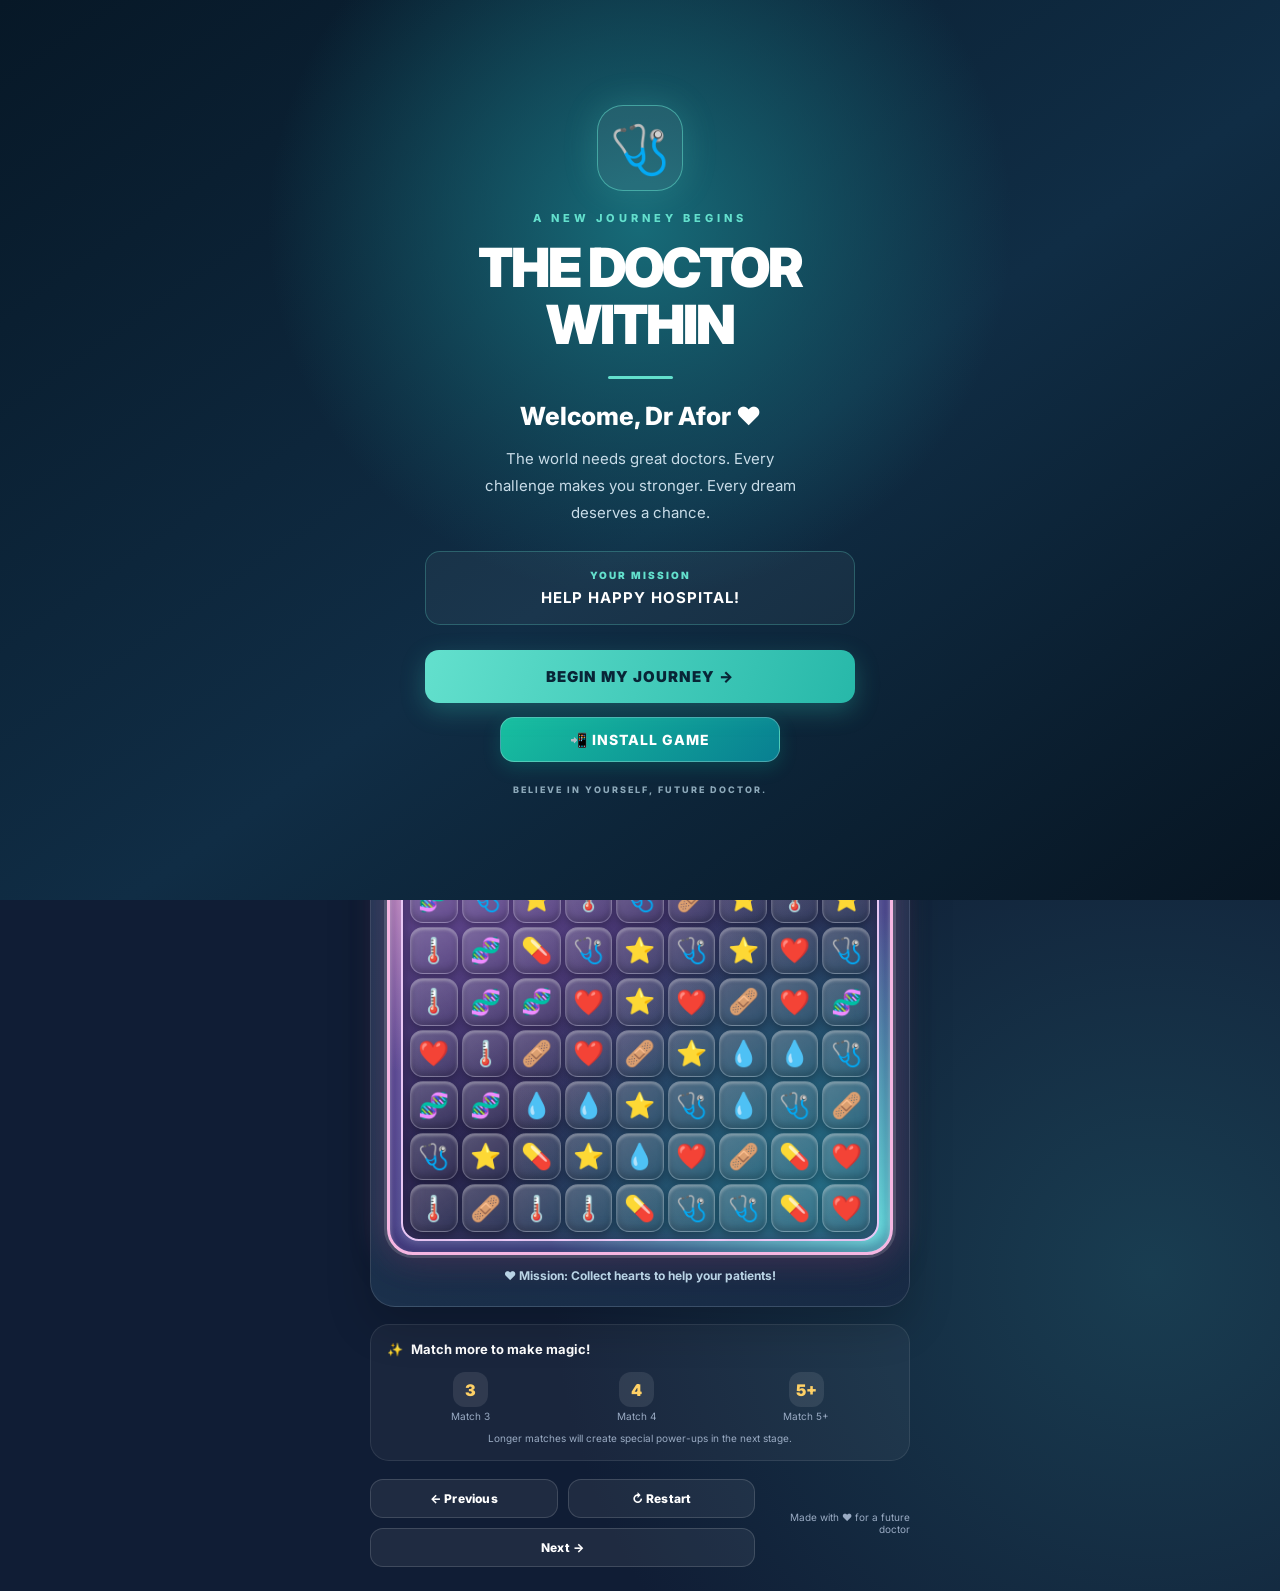
<file: index.html>
<!DOCTYPE html>
<html lang="en">
<head>
  <meta charset="UTF-8">
  <meta name="viewport" content="width=device-width, initial-scale=1.0">
  <meta http-equiv="refresh" content="0; url=match.html">
  <title>The Doctor Within — Dr Afor</title>
</head>
<body>
  <p>Opening Dr Afor's Medical Match...</p>
  <script>
    window.location.replace("match.html");
  </script>
</body>
</html>
</file>
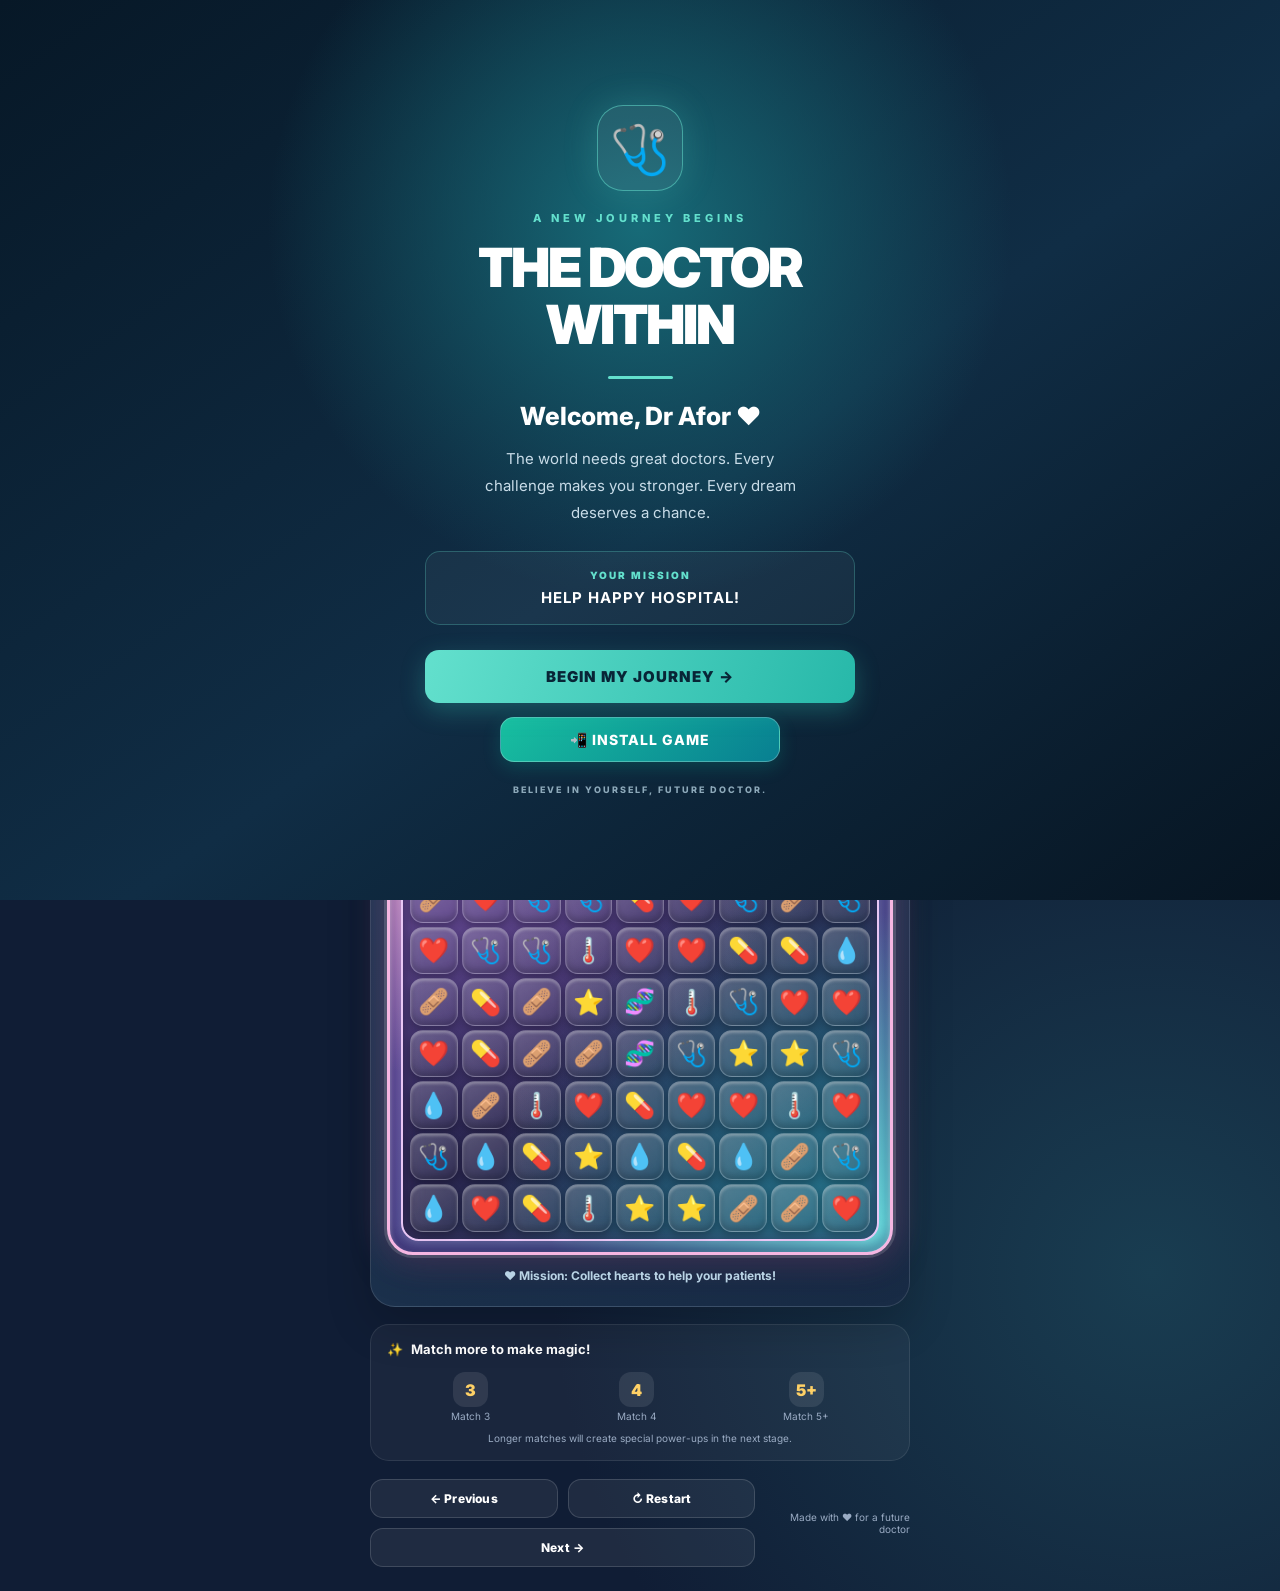
<file: match.html>
<!DOCTYPE html>
<html lang="en">
<head>
  <link rel="manifest" href="./manifest.webmanifest">
<meta name="theme-color" content="#0d2b55">
<meta name="apple-mobile-web-app-capable" content="yes">
<meta name="apple-mobile-web-app-title" content="Medical Match">
<link rel="apple-touch-icon" href="./icon-192.png">
  <meta charset="UTF-8">
  <meta name="viewport" content="width=device-width, initial-scale=1.0">
  <meta name="theme-color" content="#101d35">
  <title>Medical Match | The Doctor Within</title>
  <link rel="stylesheet" href="match.css">
</head>
<body>

  <main class="game-shell">

    <!-- DR AFOR'S LEVEL INTRODUCTION -->
<section class="afor-intro" id="aforIntro">
  <div class="intro-content">
    <div class="intro-emblem">🩺</div>

    <p class="intro-label">A NEW JOURNEY BEGINS</p>

    <h1>THE DOCTOR<br>WITHIN</h1>

    <div class="intro-divider"></div>

    <h2>Welcome, Dr Afor ❤️</h2>

<p class="intro-message" id="levelVictoryMessage">
  The world needs great doctors.
  Every challenge makes you stronger.
  Every dream deserves a chance.
</p>

    <div class="intro-mission">
      <span>YOUR MISSION</span>
      <strong>HELP HAPPY HOSPITAL!</strong>
    </div>

    <button
      class="intro-start-button"
      onclick="document.getElementById('aforIntro').classList.add('afor-intro-hidden')"
    >
      BEGIN MY JOURNEY →
    </button>

<button id="installAppButton" class="install-button">
  📲 INSTALL GAME
</button>
    <p class="intro-footer">BELIEVE IN YOURSELF, FUTURE DOCTOR.</p>
  </div>
</section>

 
<header class="topbar clean-header">

  <div class="header-brand">
    <button class="icon-button" id="backButton">←</button>

    <div class="brand">
      <span class="brand-icon">🩺</span>
      <div>
        <h1>DR AFOR'S MEDICAL MATCH</h1>
        <p>FUTURE DOCTOR • LEVEL UP YOUR DREAM</p>
      </div>
    </div>
  </div>

  <div class="header-tools">
    <button id="quickMapButton" class="header-tool">
      <span>🗺️</span>
      <small>MAP</small>
    </button>

    <button id="quickAchievementButton" class="header-tool">
      <span>🏆</span>
      <small>AWARDS</small>
      <small id="achievementCount">0/5</small>
    </button>

    <div class="header-tool coin-tool">
      <span>🪙</span>
      <strong id="coinCount">0</strong>
    </div>
  </div>

</header>

    <!-- DR AFOR'S PERSONAL WELCOME -->
<section class="afor-welcome">
  <div class="welcome-icon">👩🏾‍⚕️</div>

  <div class="welcome-text">
    <span>WELCOME, FUTURE DOCTOR</span>
    <h2>Dr Afor ❤️</h2>
    <p>Every great doctor starts with a dream. Today, take another step towards yours.</p>
  </div>

  <div class="welcome-badge">🩺</div>
</section>

    <!-- LEVEL INTRO -->
    <section class="level-heading">
      <div>
        <p class="eyebrow">MEDIVERSE · HAPPY HOSPITAL</p>
        <h2>Hearts of Hope</h2>
        <p class="level-subtitle">A little matching, a lot of healing!</p>
      </div>
      <div class="level-number">
        <span>LEVEL</span>
        <strong id="levelNumber">1</strong>
      </div>
    </section>

    <!-- MISSION -->
    <section class="mission-card">
      <div class="mission-icon">❤️</div>
      <div class="mission-copy">
        <span>YOUR MISSION</span>
        <strong>Collect <span id="targetCount">20</span> hearts</strong>
        <div class="mission-progress">
          <div class="mission-progress-fill" id="missionProgress"></div>
        </div>
      </div>
      <div class="mission-score">
        <strong id="collectedCount">0</strong>
        <span>/ 20</span>
      </div>
    </section>

    <!-- GAME STATS -->
    <section class="stats-row">
      <div class="stat-card">
        <span class="stat-icon">🎯</span>
        <span class="stat-label">SCORE</span>
        <strong id="score">0</strong>
      </div>

      <div class="stat-card moves-card">
        <span class="stat-icon">👆</span>
        <span class="stat-label">MOVES LEFT</span>
        <strong id="movesLeft">20</strong>
      </div>

      <div class="stat-card">
        <span class="stat-icon">🔥</span>
        <span class="stat-label">BEST COMBO</span>
        <strong id="bestCombo">0</strong>
      </div>
    </section>

    <!-- GAME BOARD -->
    <section class="board-section">
      <div class="board-heading">
        <div>
          <h3>Medical Match</h3>
          <p>Swap two neighbours to match 3 or more!</p>
        </div>
       <div class="audio-controls">
  <button id="soundButton" class="sound-button" aria-label="Toggle sound">
    🔊
  </button>

  <button id="musicButton" class="sound-button" aria-label="Toggle music">
    🎵
  </button>
</div>
      </div>

      <div class="board-frame">
        <div
          id="gameBoard"
          class="game-board"
          role="grid"
          aria-label="Medical Match puzzle board"
        ></div>
      </div>

      <p class="board-hint" id="gameMessage">
        Find three matching pieces and tap to swap!
      </p>
    </section>

    <!-- POWER-UP GUIDE -->
    <section class="powerup-guide">
      <div class="powerup-title">
        <span>✨</span>
        <strong>Match more to make magic!</strong>
      </div>
      <div class="powerup-items">
        <div><span>3</span><small>Match 3</small></div>
        <div><span>4</span><small>Match 4</small></div>
        <div><span>5+</span><small>Match 5+</small></div>
      </div>
      <p>Longer matches will create special power-ups in the next stage.</p>
    </section>
    
<!-- BOTTOM ACTIONS -->
<footer class="game-footer">
  <div class="footer-buttons">
    <button id="previousLevelButton" class="secondary-button">
      ← Previous
    </button>

    <button id="restartButton" class="secondary-button">
      ↻ Restart
    </button>

    <button id="nextLevelButton" class="secondary-button">
      Next →
    </button>
  </div>

  <div class="footer-note">Made with ❤️ for a future doctor</div>
</footer>

<!-- DR AFOR'S SECRET MESSAGE -->
<div class="afor-letter-overlay hidden" id="aforLetter">
  <div class="afor-letter">
    <div class="letter-heart">💌</div>
    <p class="letter-label">A SPECIAL MESSAGE FOR YOU</p>
    <h2>Dear Dr Afor ❤️</h2>

    <p>
      I hope you never forget that someone believes in you.
      Even on the days you doubt yourself and even on the days you feel lost, I see the doctor
      you're working so hard to become.
    </p>

    <p>
      Keep going. Your dream is worth fighting for.
      I believe in you, always. And don't forget, it's one day at a time.
    </p>

    <div class="letter-signature">
      With love,<br>
      <strong>Benjamin ❤️</strong>
    </div>

    <button id="closeAforLetter">I'LL KEEP GOING ❤️</button>
  </div>
</div>

  </main>


<!-- DR AFOR'S MEDICAL WORLD MAP -->
<div class="overlay hidden" id="worldMapOverlay">
  <section class="result-card world-map-card">
    <p class="eyebrow">DR AFOR'S JOURNEY</p>
    <h2>🏥 Medical World Map</h2>
    <p>Every level brings you closer to becoming an amazing doctor!</p>

    <!-- DR AFOR'S CAREER PROGRESS -->
<div class="career-map-progress">
  <div class="career-map-info">
    <div>
      <small>DR AFOR'S CURRENT RANK</small>
      <h3 id="careerRankName">Medical Student</h3>
      <p id="careerNextRank">Next: Junior Doctor</p>
    </div>

    <div class="career-map-xp">
      <strong id="careerXP">0</strong>
      <small>XP</small>
    </div>
  </div>

  <div class="career-map-track">
    <div id="careerProgress" class="career-map-fill"></div>
  </div>

  <small id="careerProgressText">0 / 500 XP</small>
</div>

<div class="progress-transfer">
  <button type="button" id="exportProgressButton">
    ↓ Export Progress
  </button>

  <button type="button" id="importProgressButton">
    ↑ Import Progress
  </button>

  <input
    type="file"
    id="importProgressFile"
    accept=".json,application/json"
    hidden
  >
</div>

    <div class="medical-destinations">
      <div class="destination active" id="destination1">🏥 <span>General Hospital</span></div>
      <div class="destination locked" id="destination2">❤️ <span>Cardiology Centre</span> 🔒</div>
      <div class="destination locked" id="destination3">🧠 <span>Neurology Centre</span> 🔒</div>
      <div class="destination locked" id="destination4">💊 <span>Pharmacy Lab</span> 🔒</div>
      <div class="destination locked" id="destination5">🚑 <span>Emergency Ward</span> 🔒</div>
      <div class="destination locked" id="destination6">🏆 <span>Chief Doctor's Challenge</span> 🔒</div>
    </div>

    <button id="closeWorldMapButton" class="primary-button">
      Back to my game
    </button>
  </section>
</div>

<!-- DR AFOR'S ACHIEVEMENT COLLECTION -->
<div class="overlay hidden" id="achievementOverlay">
  <section class="result-card achievement-card">
    <p class="eyebrow">DR AFOR'S COLLECTION</p>
    <h2>🏆 My Achievements</h2>
    <p>Every achievement is another step towards your dream!</p>

    <div id="achievementList" class="achievement-list"></div>

    <button id="closeAchievementButton" class="primary-button">
      Back to my game
    </button>
  </section>
</div>

  <!-- LEVEL RESULT -->
  <div class="overlay hidden" id="resultOverlay">
    <section class="result-card">
      <div class="result-emoji" id="resultEmoji">🎉</div>
      <p class="eyebrow" id="resultEyebrow">LEVEL COMPLETE</p>
      <h2 id="resultTitle">Amazing work!</h2>
      <div id="bossTrophy" class="boss-trophy hidden">
  <div class="trophy-glow"></div>
  <div class="trophy-icon">🏆</div>
  <div class="trophy-sparkles">✦　✨　✦</div>
  <div class="trophy-label">BOSS CHAMPION</div>
</div>
      <p id="resultMessage">You collected every heart!</p>

      <div class="result-rewards">
        <div><span>⭐</span><strong id="resultScore">0</strong><small>Score</small></div>
        <div><span>🪙</span><strong id="resultCoins">0</strong><small>Coins</small></div>
        <div><span>✨</span><strong id="resultXP">0</strong><small>XP</small></div>
      </div>

 <div class="result-actions">
  <button id="resultNextLevelButton" class="primary-button">
    Next Level →
  </button>

  <button id="playAgainButton" class="secondary-button">
    ↻ Play Again
  </button>
</div>

<button id="closeResultButton" class="text-button">
  Back to board
</button>
<button id="openWorldMapButton" class="text-button">
  🗺️ Explore Medical World Map
</button>
<button id="restartJourneyButton" class="text-button">
  ↻ Restart Journey from Level 1
</button>
    </section>
  </div>

  <script src="match.js"></script>
</body>
</html>
</file>
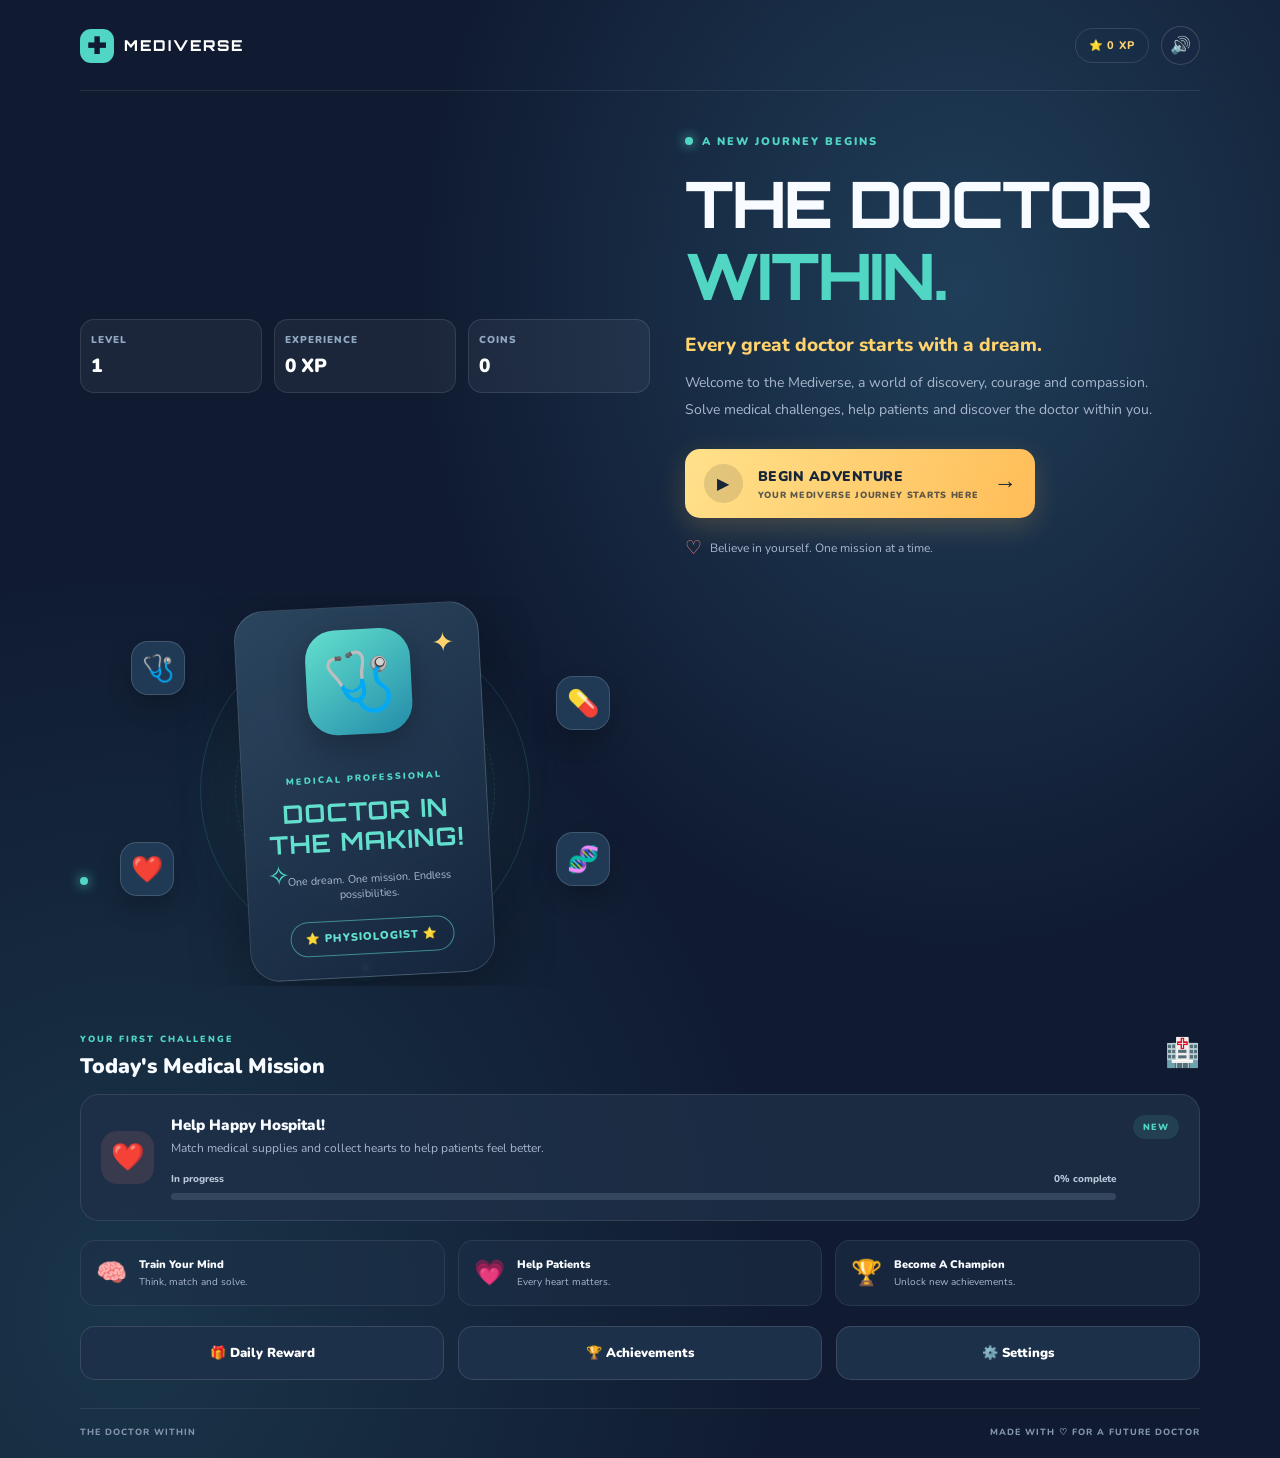
<file: welcome.html>
<!DOCTYPE html>
<html lang="en">
<head>
  <meta charset="UTF-8">
  <meta name="viewport" content="width=device-width, initial-scale=1.0">
  <meta name="theme-color" content="#101b31">
  <title>The Doctor Within | Mediverse</title>
  <link rel="stylesheet" href="welcome.css">
</head>

<body>
  <main class="welcome-page">

    <header class="topbar">
      <a class="brand" href="welcome.html">
        <span class="brand-icon">✚</span>
        <span>MEDIVERSE</span>
      </a>

      <div class="top-right">
        <div class="xp-pill">
  ⭐ <span id="homeXP">0 XP</span>
</div>
        <button class="sound-button" id="soundButton" aria-label="Toggle sound">🔊</button>
      </div>
    </header>

    <section class="hero">

<div class="player-progress">
  <div class="player-stat">
    <span>LEVEL</span>
    <strong id="homeLevel">1</strong>
  </div>

  <div class="player-stat">
    <span>EXPERIENCE</span>
    <strong id="homeTotalXP">0 XP</strong>
  </div>

  <div class="player-stat">
    <span>COINS</span>
    <strong id="homeCoins">0</strong>
  </div>
</div>

      <div class="hero-copy">
        <div class="welcome-tag">
          <span class="pulse-dot"></span>
          A NEW JOURNEY BEGINS
        </div>

        <h1>
          THE DOCTOR
          <span>WITHIN.</span>
        </h1>

        <p class="hero-subtitle">
          Every great doctor starts with a dream.
        </p>

        <p class="hero-description">
          Welcome to the Mediverse, a world of discovery,
          courage and compassion. Solve medical challenges,
          help patients and discover the doctor within you.
        </p>

        <a href="match.html" class="begin-button">
          <span class="play-icon">▶</span>
          <span>
            <strong>BEGIN ADVENTURE</strong>
            <small>YOUR MEDIVERSE JOURNEY STARTS HERE</small>
          </span>
          <span class="button-arrow">→</span>
        </a>

        <div class="hero-footnote">
          <span>♡</span>
          Believe in yourself. One mission at a time.
        </div>
      </div>

      <div class="hero-art">
        <div class="orbit orbit-one"></div>
        <div class="orbit orbit-two"></div>

        <div class="floating-icon icon-one">🩺</div>
        <div class="floating-icon icon-two">💊</div>
        <div class="floating-icon icon-three">❤️</div>
        <div class="floating-icon icon-four">🧬</div>

        <div class="character-glow"></div>

        
<div class="doctor-card future-doctor-card">
  <div class="doctor-sparkle sparkle-one">✦</div>
  <div class="doctor-sparkle sparkle-two">✧</div>

  <div class="future-doctor-icon">🩺</div>

  <div class="doctor-name">
    <span>MEDICAL PROFESSIONAL</span>
    <strong>DOCTOR IN<br>THE MAKING!</strong>
    <small>One dream. One mission. Endless possibilities.</small>
  </div>

  <div class="doctor-stamp">⭐ PHYSIOLOGIST ⭐</div>
</div>

<div class="character-caption">
  <span class="caption-dot"></span>
</div>

        </div>

        <div class="character-caption">
          <span class="caption-dot"></span>
        </div>
      </div>

    </section>

    <section class="mission-section">

      <div class="section-heading">
        <div>
          <span class="eyebrow">YOUR FIRST CHALLENGE</span>
          <h2>Today's Medical Mission</h2>
        </div>
        <span class="mission-icon">🏥</span>
      </div>

      <div class="mission-card">
        <div class="mission-symbol">❤️</div>

        <div class="mission-content">
          <h3>Help Happy Hospital!</h3>
          <p>
            Match medical supplies and collect hearts
            to help patients feel better.
          </p>

          <div class="mission-bottom">
            <span id="homeMissionStatus">Mission awaits</span>
            <span id="homeMissionPercent">0% complete</span>
          </div>

          <div class="progress-track">
            <div class="progress-fill" id="homeMissionProgress"></div>
          </div>
        </div>

        <div class="mission-status">NEW</div>
      </div>

    </section>

    <section class="features">
      <div class="feature">
        <span>🧠</span>
        <div>
          <strong>Train Your Mind</strong>
          <small>Think, match and solve.</small>
        </div>
      </div>

      <div class="feature">
        <span>💗</span>
        <div>
          <strong>Help Patients</strong>
          <small>Every heart matters.</small>
        </div>
      </div>

      <div class="feature">
        <span>🏆</span>
        <div>
          <strong>Become A Champion</strong>
          <small>Unlock new achievements.</small>
        </div>
      </div>
    </section>


<section class="welcome-menu">
  <button class="menu-button" id="dailyRewardButton">
    🎁 <span>Daily Reward</span>
  </button>

  <button class="menu-button" id="achievementsButton">
    🏆 <span>Achievements</span>
  </button>

  <button class="menu-button" id="settingsButton">
    ⚙️ <span>Settings</span>
  </button>
</section>

<div class="popup-overlay hidden" id="welcomePopup">
  <div class="popup-card">
    <button class="popup-close" id="popupClose">×</button>
    <div class="popup-icon" id="popupIcon">🎁</div>
    <h2 id="popupTitle">Daily Reward</h2>
    <p id="popupMessage">Your daily gift is waiting!</p>
    <div class="reward-amount" id="popupReward">+100 Coins</div>
    <button class="popup-action" id="popupAction">COLLECT REWARD</button>
  </div>
</div>


    <footer>
      <span>THE DOCTOR WITHIN</span>
      <span>MADE WITH ♡ FOR A FUTURE DOCTOR</span>
    </footer>

  </main>

  
<script>
const SAVE_KEY = "doctorWithinMedicalMatch";
const soundButton = document.getElementById("soundButton");

let soundEnabled =
  localStorage.getItem("doctorWithinSound") !== "false";

soundButton.textContent = soundEnabled ? "🔊" : "🔇";

soundButton.addEventListener("click", () => {
  soundEnabled = !soundEnabled;

  localStorage.setItem(
    "doctorWithinSound",
    String(soundEnabled)
  );

  soundButton.textContent = soundEnabled ? "🔊" : "🔇";
});

const popup = document.getElementById("welcomePopup");
const popupIcon = document.getElementById("popupIcon");
const popupTitle = document.getElementById("popupTitle");
const popupMessage = document.getElementById("popupMessage");
const popupReward = document.getElementById("popupReward");
const popupAction = document.getElementById("popupAction");

// LOAD PLAYER PROGRESS
function getSave() {
  try {
    return JSON.parse(localStorage.getItem(SAVE_KEY)) || {
      coins: 0,
      xp: 0,
      level: 1
    };
  } catch {
    return {
      coins: 0,
      xp: 0,
      level: 1
    };
  }
}

// DISPLAY PLAYER PROGRESS
function updateHomeProgress() {
  const save = getSave();

  const level = Number(save.level) || 1;
  const xp = Number(save.xp) || 0;
  const coins = Number(save.coins) || 0;

  const homeXP = document.getElementById("homeXP");
  const homeLevel = document.getElementById("homeLevel");
  const homeTotalXP = document.getElementById("homeTotalXP");
  const homeCoins = document.getElementById("homeCoins");

  if (homeXP) homeXP.textContent = `${xp} XP`;
  if (homeLevel) homeLevel.textContent = level;
  if (homeTotalXP) homeTotalXP.textContent = `${xp} XP`;
  if (homeCoins) homeCoins.textContent = coins.toLocaleString();
  const missionCollected = Number(save.heartsCollected) || 0;
  const missionTarget = Number(save.targetHearts) || 20;

  const missionPercent = Math.min(
    100,
    Math.round((missionCollected / missionTarget) * 100)
  );

  const missionBar = document.getElementById("homeMissionProgress");
  const missionText = document.getElementById("homeMissionPercent");
  const missionStatus = document.getElementById("homeMissionStatus");

  if (missionBar) {
    missionBar.style.width = `${missionPercent}%`;
  }

  if (missionText) {
    missionText.textContent = `${missionPercent}% complete`;
  }

  if (missionStatus) {
    missionStatus.textContent =
      missionPercent >= 100 ? "Mission completed!" : "In progress";
  }
}

// SAVE PLAYER PROGRESS
function saveGame(data) {
  localStorage.setItem(SAVE_KEY, JSON.stringify(data));
  updateHomeProgress();
}

// INITIAL PROGRESS DISPLAY
updateHomeProgress();

// POPUP SYSTEM
function openPopup(icon, title, message, reward, action, callback) {
  popupIcon.textContent = icon;
  popupTitle.textContent = title;
  popupMessage.textContent = message;
  popupReward.textContent = reward;
  popupAction.textContent = action;

  popup.classList.remove("hidden");
  popupAction.onclick = callback;
}

function closePopup() {
  popup.classList.add("hidden");
}

document.getElementById("popupClose")
  .addEventListener("click", closePopup);

popup.addEventListener("click", event => {
  if (event.target === popup) closePopup();
});

// DAILY REWARD
document.getElementById("dailyRewardButton")
  .addEventListener("click", () => {

    const today = new Date().toDateString();
    const lastClaim = localStorage.getItem(
      "doctorWithinLastReward"
    );

    if (lastClaim === today) {
      openPopup(
        "🎁",
        "Already Collected!",
        "You've collected today's gift. Come back tomorrow for another reward!",
        "SEE YOU TOMORROW",
        "GOT IT",
        closePopup
      );

      return;
    }

    openPopup(
      "🎁",
      "A Gift From Ben!",
      "You've worked hard. Here's a little something to help your journey.",
      "+100 COINS",
      "COLLECT REWARD",
      () => {
        const latestSave = getSave();

        latestSave.coins =
          (Number(latestSave.coins) || 0) + 100;

        saveGame(latestSave);

        localStorage.setItem(
          "doctorWithinLastReward",
          today
        );

        popupIcon.textContent = "🎉";
        popupTitle.textContent = "Reward Collected!";
        popupMessage.textContent =
          "Ben is proud of you. Keep believing in yourself!";
        popupReward.textContent = "+100 COINS";
        popupAction.textContent = "AWESOME!";
        popupAction.onclick = closePopup;
      }
    );
  });

// ACHIEVEMENTS
document.getElementById("achievementsButton")
  .addEventListener("click", () => {
    const save = getSave();

    openPopup(
      "🏆",
      "Your Achievements",
      `You've reached level ${save.level || 1} and earned ${save.xp || 0} XP. Every mission is progress!`,
      `${Number(save.coins) || 0} COINS`,
      "KEEP GOING",
      closePopup
    );
  });

// SETTINGS
document.getElementById("settingsButton")
  .addEventListener("click", () => {

    openPopup(
      "⚙️",
      "Game Settings",
      `Sound is currently ${soundEnabled ? "ON" : "OFF"}.`,
      "SOUND CONTROL",
      soundEnabled ? "TURN SOUND OFF" : "TURN SOUND ON",
      () => {
        soundEnabled = !soundEnabled;

        localStorage.setItem(
          "doctorWithinSound",
          String(soundEnabled)
        );

        soundButton.textContent =
          soundEnabled ? "🔊" : "🔇";

        closePopup();
      }
    );
  });
</script>
</file>
<file: match.css>
@import url('https://fonts.googleapis.com/css2?family=Inter:wght@400;500;600;700;800;900&display=swap');

:root {
  --navy: #101d35;
  --navy-light: #1b2d4b;
  --teal: #27c5b5;
  --coral: #ff7184;
  --yellow: #ffd166;
  --lavender: #c7b7ff;
  --white: #ffffff;
  --muted: #9aabc3;
}

* {
  box-sizing: border-box;
  margin: 0;
  padding: 0;
}

body {
  min-height: 100vh;
  padding: 24px 14px;
  background:
    radial-gradient(circle at 15% 10%, #243b60 0, transparent 35%),
    radial-gradient(circle at 90% 80%, #193d51 0, transparent 35%),
    var(--navy);
  color: var(--white);
  font-family: 'Inter', 'Segoe UI', Arial, sans-serif;
}

button {
  font: inherit;
  cursor: pointer;
  border: none;
}

.game-shell {
  width: min(100%, 540px);
  margin: auto;
}

.topbar,
.brand,
.coin-display,
.level-heading,
.mission-card,
.stats-row,
.board-heading,
.powerup-title,
.game-footer {
  display: flex;
  align-items: center;
}

.topbar {
  justify-content: space-between;
  margin-bottom: 32px;
}

.brand {
  gap: 10px;
}

.brand-icon {
  display: grid;
  place-items: center;
  width: 46px;
  height: 46px;
  border-radius: 15px;
  background: #ffffff18;
  font-size: 25px;
}

.brand h1 {
  font-size: 15px;
  font-weight: 900;
  letter-spacing: 1.4px;
}

.brand p,
.eyebrow {
  color: var(--teal);
  font-size: 10px;
  font-weight: 900;
  letter-spacing: 1.8px;
}

.icon-button,
.sound-button {
  display: grid;
  place-items: center;
  width: 42px;
  height: 42px;
  border-radius: 14px;
  color: white;
  background: #ffffff17;
  font-size: 23px;
}

.audio-controls {
  display: flex;
  align-items: center;
  gap: 10px;
  flex-shrink: 0;
}

.audio-controls .sound-button {
  cursor: pointer;
  transition: transform 0.2s ease, background 0.2s ease;
}

.audio-controls .sound-button:hover {
  transform: scale(1.08);
  background: #ffffff28;
}

.coin-display {
  gap: 6px;
  padding: 9px 13px;
  border: 1px solid #ffffff20;
  border-radius: 30px;
  background: #ffffff10;
  font-weight: 900;
}

.level-heading {
  justify-content: space-between;
  margin-bottom: 22px;
}

.level-heading h2 {
  margin: 5px 0;
  font-size: clamp(26px, 7vw, 34px);
  font-weight: 900;
}

.level-subtitle {
  color: var(--muted);
  font-size: 13px;
}

.level-number {
  display: grid;
  place-items: center;
  width: 66px;
  height: 66px;
  border: 2px solid #ffd16680;
  border-radius: 21px;
  background: #ffd16615;
}

.level-number span {
  color: var(--yellow);
  font-size: 9px;
  font-weight: 900;
}

.level-number strong {
  font-size: 25px;
}

.mission-card {
  gap: 13px;
  padding: 16px;
  margin-bottom: 15px;
  border: 1px solid #ffffff18;
  border-radius: 20px;
  background: linear-gradient(110deg, #244a60, #1d3854);
}

.mission-icon {
  display: grid;
  place-items: center;
  width: 48px;
  height: 48px;
  flex-shrink: 0;
  border-radius: 15px;
  background: #ff718425;
  font-size: 27px;
}

.mission-copy {
  flex: 1;
  min-width: 0;
}

.mission-copy > span {
  color: #a8c9d5;
  font-size: 9px;
  font-weight: 900;
  letter-spacing: 1.5px;
}

.mission-copy strong {
  display: block;
  margin: 3px 0 8px;
  font-size: 14px;
}

.mission-progress {
  height: 7px;
  overflow: hidden;
  border-radius: 20px;
  background: #ffffff20;
}

.mission-progress-fill {
  width: 0%;
  height: 100%;
  border-radius: inherit;
  background: linear-gradient(90deg, var(--coral), var(--yellow));
  transition: width 0.3s ease;
}

.mission-score {
  white-space: nowrap;
  font-size: 13px;
  font-weight: 900;
}

.mission-score strong {
  color: var(--yellow);
  font-size: 23px;
}

.mission-score span {
  color: var(--muted);
}

.stats-row {
  gap: 9px;
  margin-bottom: 22px;
}

.stat-card {
  display: flex;
  flex: 1;
  min-width: 0;
  flex-direction: column;
  align-items: center;
  padding: 12px 5px;
  border: 1px solid #ffffff14;
  border-radius: 17px;
  background: #ffffff0c;
}

.stat-icon {
  font-size: 18px;
}

.stat-label {
  margin-top: 5px;
  color: var(--muted);
  font-size: 9px;
  font-weight: 900;
  letter-spacing: 1px;
}

.stat-card strong {
  margin-top: 2px;
  font-size: 21px;
}

.board-section {
  padding: 16px;
  border: 1px solid #ffffff20;
  border-radius: 25px;
  background: linear-gradient(145deg, #203957, #182b45);
  box-shadow: 0 18px 45px #00000030;
}

.board-heading {
  justify-content: space-between;
  margin-bottom: 15px;
}

.board-heading h3 {
  font-size: 17px;
  font-weight: 900;
}

.board-heading p {
  margin-top: 3px;
  color: var(--muted);
  font-size: 11px;
}

.tile {
  display: grid;
  place-items: center;
  min-width: 0;
  aspect-ratio: 1;

  border: 2px solid #ffffff45;
  border-radius: 14px;

  background:
    linear-gradient(145deg, #ffffff38, #ffffff0c);

  box-shadow:
    inset 0 -4px 0 #00000020,
    inset 0 2px 3px #ffffff25,
    0 4px 8px #00000025;

  font-size: clamp(18px, 4.2vw, 25px);

transition: transform 0.11s ease;

  user-select: none;
  -webkit-tap-highlight-color: transparent;
  touch-action: manipulation;
  cursor: pointer;

  position: relative;
  overflow: hidden;
}

/* Tile hover feedback */
.tile:hover {
  transform: scale(1.05);
  filter: brightness(1.15);
  border-color: #ffffff80;
}

/* Tile press feedback */
.tile:active {
  transform: scale(0.93);
  filter: brightness(1.2);
}

/* Selected tile */
.tile.selected {
  position: relative;
  z-index: 3;
  transform: scale(1.07);
  border: 3px solid #ffe66d;
  outline: 3px solid #63e0cd;
  outline-offset: -3px;
  filter: brightness(1.3);
  box-shadow:
    0 0 0 3px rgba(99, 224, 205, 0.2),
    0 0 18px rgba(99, 224, 205, 0.55);
  animation: medical-selection 0.55s ease-in-out infinite alternate;
}

/* Better touch experience */
@media (hover: none) {
  .tile:hover {
    transform: none;
    filter: none;
  }
}

.tile.matched {
  animation: match-pop 0.25s ease forwards;
}

.tile:disabled {
  cursor: default;
}

@keyframes match-pop {
  0% {
    transform: scale(1);
    opacity: 1;
    filter: brightness(1);
  }

  25% {
    transform: scale(1.28);
    opacity: 1;
    filter: brightness(1.8);
  }

  55% {
    transform: scale(1.12);
    opacity: 0.75;
    filter: brightness(1.5);
  }

  100% {
    transform: scale(0);
    opacity: 0;
    filter: brightness(2);
  }
}

.board-hint {
  min-height: 22px;
  margin-top: 13px;
  color: #b9d3e5;
  text-align: center;
  font-size: 12px;
  font-weight: 700;
}

.powerup-guide {
  margin-top: 17px;
  padding: 16px;
  border: 1px solid #ffffff17;
  border-radius: 19px;
  background: #ffffff0b;
}

.powerup-title {
  gap: 8px;
  font-size: 13px;
}

.powerup-items {
  display: flex;
  justify-content: space-around;
  margin: 15px 0 10px;
}

.powerup-items div {
  display: grid;
  place-items: center;
  gap: 3px;
}

.powerup-items span {
  display: grid;
  place-items: center;
  width: 35px;
  height: 35px;
  border-radius: 12px;
  background: #ffffff18;
  color: var(--yellow);
  font-weight: 900;
}

.powerup-items small,
.powerup-guide p {
  color: var(--muted);
  font-size: 10px;
}

.powerup-guide p {
  text-align: center;
}

.game-footer {
  justify-content: space-between;
  gap: 10px;
  margin-top: 18px;
}

.secondary-button {
  padding: 11px 15px;
  border: 1px solid #ffffff25;
  border-radius: 13px;
  background: #ffffff10;
  color: white;
  font-size: 12px;
  font-weight: 800;
}

.footer-note {
  color: var(--muted);
  font-size: 10px;
  text-align: right;
}

.overlay {
  position: fixed;
  inset: 0;
  z-index: 10;
  display: grid;
  place-items: center;
  padding: 20px;
  background: #081323dd;
  backdrop-filter: blur(8px);
}

.hidden {
  display: none !important;
}

.result-card {
  width: min(100%, 370px);
  padding: 28px 22px;
  border: 1px solid #ffffff25;
  border-radius: 28px;
  background: linear-gradient(145deg, #263f60, #142640);
  text-align: center;
  box-shadow: 0 25px 70px #0008;
  animation: result-enter 0.35s ease;
}

@keyframes result-enter {
  from { transform: translateY(20px) scale(0.95); opacity: 0; }
  to { transform: translateY(0) scale(1); opacity: 1; }
}

.result-emoji {
  margin-bottom: 12px;
  font-size: 58px;
}

.result-card h2 {
  margin: 8px 0;
  font-size: 27px;
}

.result-card > p:not(.eyebrow) {
  color: #bdcce0;
  font-size: 13px;
}

.result-rewards {
  display: flex;
  justify-content: space-around;
  margin: 24px 0;
  padding: 15px 5px;
  border-radius: 17px;
  background: #ffffff0c;
}

.result-rewards div {
  display: grid;
  gap: 3px;
}

.result-rewards span {
  font-size: 20px;
}

.result-rewards strong {
  font-size: 19px;
}

.result-rewards small {
  color: var(--muted);
  font-size: 10px;
}

.primary-button {
  width: 100%;
  padding: 15px;
  border-radius: 15px;
  background: linear-gradient(100deg, var(--teal), #65e2c7);
  color: #10243a;
  font-size: 15px;
  font-weight: 900;
  box-shadow: 0 6px 18px #27c5b540;
}

.text-button {
  margin-top: 14px;
  padding: 8px;
  background: transparent;
  color: #bdcce0;
  font-size: 12px;
  font-weight: 800;
}

@media (max-width: 390px) {
  body {
    padding: 15px 9px;
  }

.board-section {
  padding: 6px;
  width: 100%;
  box-sizing: border-box;
}

  .game-board {
    gap: 3px;
  }

  .tile {
    border-radius: 8px;
  }

  .footer-note {
    font-size: 9px;
  }
}

/* =========================================
   SPECIAL MEDICAL MATCH PIECES
========================================= */

.tile.special-tile {
  position: relative;
  z-index: 1;
  border: 2px solid #ffffff;
  animation: special-glow 1.3s ease-in-out infinite alternate;
  font-size: clamp(19px, 5.5vw, 32px);
}
/* LIGHTNING POWER-UP */
.tile.special-row {
  background: linear-gradient(145deg, #e7c968, #a77b2d);
  border-color: #ffe7a0;
  box-shadow:
    0 0 9px #e7c96865,
    inset 0 2px 4px #ffffff45;
}

/* BOMB POWER-UP */
.tile.special-bomb {
  background: linear-gradient(145deg, #d87972, #98434c);
  border-color: #f1aaa0;
  box-shadow:
    0 0 10px #d8797265,
    inset 0 2px 4px #ffffff45;
}

/* RAINBOW POWER-UP */
.tile.special-rainbow {
  background: linear-gradient(
    135deg,
    #c87985,
    #c9a45f,
    #579c91,
    #657fae,
    #9176ae
  );
  border-color: #e5d5ef;
  box-shadow:
    0 0 12px #c5a9d955,
    inset 0 2px 4px #ffffff55;
}

@keyframes special-glow {
  from {
    transform: scale(0.98);
    filter: brightness(1);
  }

  to {
    transform: scale(1.03);
    filter: brightness(1.12);
  }
}

.tile.special-tile.selected {
  transform: scale(0.88);
  animation: none;
  border: 3px solid white;
}

.tile.matched {
  animation: match-pop 0.25s ease forwards;
}

/* Mobile-friendly match-three controls */
#gameBoard {
    touch-action: none;
    user-select: none;
    -webkit-user-select: none;
    -webkit-touch-callout: none;
}

#gameBoard .tile {
    touch-action: none;
    -webkit-user-select: none;
    user-select: none;
}


/* =========================================
   MEDICAL MATCH — ARCADE VISUAL UPGRADE
========================================= */

/* Smooth, premium board appearance */
.board-section {
  transition: box-shadow 0.25s ease, border-color 0.25s ease;
}

.board-frame {
  box-shadow:
    inset 0 0 22px #00000045,
    0 0 18px #27c5b510;
  transition: box-shadow 0.25s ease;
}

.game-board {
  perspective: 900px;
}

/* More responsive tiles */
.tile {
  position: relative;
  overflow: hidden;
  transition:
    transform 0.18s cubic-bezier(.2,.8,.2,1),
    opacity 0.18s ease,
    filter 0.18s ease,
    box-shadow 0.18s ease;
}

.tile:hover:not(:disabled) {
  filter: brightness(1.12);
}

@keyframes medical-selection {
  from {
    box-shadow: 0 0 8px #ffd16680;
  }
  to {
    box-shadow:
      0 0 20px #ffd166,
      0 0 32px #ffd16655;
  }
}

/* Stronger destruction animation */
.tile.matched {
  z-index: 5;
  pointer-events: none;
  animation: medical-match-burst 0.38s cubic-bezier(.2,.8,.3,1) forwards;
}

@keyframes medical-match-burst {
  0% {
    transform: scale(1);
    opacity: 1;
    filter: brightness(1);
  }
  35% {
    transform: scale(1.3) rotate(8deg);
    opacity: 1;
    filter: brightness(2);
    box-shadow: 0 0 22px #ffffff;
  }
  100% {
    transform: scale(0) rotate(-18deg);
    opacity: 0;
    filter: brightness(2);
  }
}

/* Special power-up idle effects */
.tile.special-tile {
  z-index: 2;
  animation: medical-power-pulse 1.15s ease-in-out infinite alternate;
}

@keyframes medical-power-pulse {
  from {
    filter: brightness(1);
    box-shadow: 0 0 8px #ffffff55;
  }
  to {
    filter: brightness(1.35);
    box-shadow:
      0 0 16px #ffffffaa,
      0 0 26px #27c5b566;
  }
}

/* Lightning power-up */
.tile.special-row {
  border-color: #fff4b0;
  box-shadow:
    0 0 12px #ffd166,
    inset 0 0 12px #ffffff55;
}

/* Bomb power-up */
.tile.special-bomb {
  border-color: #ffb2c0;
  box-shadow:
    0 0 14px #ff7184,
    inset 0 0 12px #ffffff45;
}

/* Rainbow power-up */
.tile.special-rainbow {
  background-size: 250% 250%;
  animation:
    medical-rainbow-flow 2s linear infinite,
    medical-power-pulse 1.15s ease-in-out infinite alternate;
}

@keyframes medical-rainbow-flow {
  0% {
    background-position: 0% 50%;
  }
  100% {
    background-position: 100% 50%;
  }
}

/* Board and mission polish */
.mission-card {
  box-shadow: 0 8px 24px #00000018;
}

.mission-progress-fill {
  box-shadow: 0 0 12px #ffcf6980;
}

.stat-card {
  transition: transform 0.2s ease, background 0.2s ease;
}

.stat-card:active {
  transform: scale(0.96);
}

/* More dramatic level result entrance */
.result-card {
  animation: medical-result-arrive 0.5s cubic-bezier(.16,1,.3,1);
}

@keyframes medical-result-arrive {
  0% {
    transform: translateY(35px) scale(.82);
    opacity: 0;
  }
  65% {
    transform: translateY(-5px) scale(1.025);
    opacity: 1;
  }
  100% {
    transform: translateY(0) scale(1);
    opacity: 1;
  }
}

/* Respect reduced-motion preferences */
@media (prefers-reduced-motion: reduce) {
  .tile,
  .tile.special-tile,
  .result-card,
  .stat-card {
    animation: none !important;
    transition: none !important;
  }
}


/* =========================================
   MEDICAL MATCH — POWER-UP IMPACT EFFECTS
========================================= */

/* Screen shake */
.game-board.board-shake {
  animation: medical-board-shake 0.38s ease-in-out;
}

@keyframes medical-board-shake {
  0%, 100% { transform: translateX(0); }
  15% { transform: translateX(-5px) rotate(-0.5deg); }
  30% { transform: translateX(5px) rotate(0.5deg); }
  45% { transform: translateX(-4px); }
  60% { transform: translateX(4px); }
  75% { transform: translateX(-2px); }
}

/* Explosion flash across the board */
.board-frame.explosion-flash {
  animation: medical-explosion-flash 0.45s ease-out;
}

@keyframes medical-explosion-flash {
  0% {
    box-shadow: inset 0 0 0 transparent, 0 0 0 transparent;
  }
  35% {
    box-shadow:
      inset 0 0 35px #ff7184aa,
      0 0 35px #ff7184aa;
  }
  100% {
    box-shadow: inset 0 0 0 transparent, 0 0 0 transparent;
  }
}

/* Lightning strike */
.tile.lightning-hit {
  z-index: 6;
  animation: medical-lightning-hit 0.35s ease-out;
}

@keyframes medical-lightning-hit {
  0% {
    filter: brightness(1);
    transform: scale(1);
  }
  30% {
    filter: brightness(2.5);
    transform: scale(1.25);
    box-shadow: 0 0 22px #fff5a8;
  }
  100% {
    filter: brightness(1);
    transform: scale(0.85);
    opacity: 0;
  }
}

/* Bomb impact */
.tile.bomb-hit {
  z-index: 6;
  animation: medical-bomb-hit 0.42s ease-out;
}

@keyframes medical-bomb-hit {
  0% {
    transform: scale(1);
    opacity: 1;
  }
  30% {
    transform: scale(1.45);
    filter: brightness(2.5);
    box-shadow:
      0 0 20px #ff7184,
      0 0 35px #ff7184;
  }
  100% {
    transform: scale(0);
    opacity: 0;
  }
}

/* Rainbow burst */
.board-frame.rainbow-burst {
  animation: medical-rainbow-burst 0.65s ease-out;
}

@keyframes medical-rainbow-burst {
  0% {
    box-shadow: 0 0 0 transparent;
  }
  30% {
    box-shadow:
      0 0 25px #ff7184,
      0 0 45px #ffd166,
      0 0 65px #27c5b5;
  }
  100% {
    box-shadow: 0 0 0 transparent;
  }
}

/* Combo announcement */
.combo-announcement {
  position: absolute;
  z-index: 20;
  top: 50%;
  left: 50%;
  pointer-events: none;
  white-space: nowrap;
  color: #fff;
  font-size: clamp(25px, 8vw, 42px);
  font-weight: 900;
  text-align: center;
  text-shadow:
    0 3px 0 #d94b72,
    0 0 12px #ff7184,
    0 0 25px #ffd166;
  transform: translate(-50%, -50%) scale(0.3);
  animation: medical-combo-pop 0.9s cubic-bezier(.16,1,.3,1) forwards;
}

@keyframes medical-combo-pop {
  0% {
    opacity: 0;
    transform: translate(-50%, -50%) scale(0.3) rotate(-8deg);
  }
  35% {
    opacity: 1;
    transform: translate(-50%, -50%) scale(1.2) rotate(3deg);
  }
  65% {
    transform: translate(-50%, -60%) scale(1);
  }
  100% {
    opacity: 0;
    transform: translate(-50%, -100%) scale(0.85);
  }
}

/* The board is the positioning anchor for combo text */
.board-section {
  position: relative;
}

/* Avoid animation conflicts with selected special tiles */
.tile.special-tile.selected {
  animation: medical-selection 0.55s ease-in-out infinite alternate;
}

@media (prefers-reduced-motion: reduce) {
  .game-board.board-shake,
  .board-frame.explosion-flash,
  .board-frame.rainbow-burst,
  .tile.lightning-hit,
  .tile.bomb-hit,
  .combo-announcement {
    animation: none !important;
  }
}


/* =========================================
   MEDICAL MATCH — REWARD CELEBRATIONS
========================================= */

.reward-burst {
  position: absolute;
  z-index: 25;
  top: 43%;
  left: 50%;
  pointer-events: none;
  transform: translate(-50%, -50%);
  text-align: center;
  animation: reward-float 1.05s cubic-bezier(.16,1,.3,1) forwards;
}

.reward-burst strong {
  display: block;
  color: #ffd166;
  font-size: clamp(27px, 8vw, 40px);
  font-weight: 900;
  text-shadow: 0 0 14px #ffd16699, 0 3px 0 #9b6425;
}

.reward-burst small {
  display: block;
  margin-top: 3px;
  color: white;
  font-size: 15px;
  font-weight: 900;
  text-shadow: 0 2px 8px #000;
}

.reward-burst.heart-reward strong {
  color: #ff7184;
  text-shadow: 0 0 18px #ff7184, 0 3px 0 #9b2948;
}

@keyframes reward-float {
  0% {
    opacity: 0;
    transform: translate(-50%, -25%) scale(.5);
  }
  25% {
    opacity: 1;
    transform: translate(-50%, -55%) scale(1.15);
  }
  70% {
    opacity: 1;
    transform: translate(-50%, -100%) scale(1);
  }
  100% {
    opacity: 0;
    transform: translate(-50%, -145%) scale(.9);
  }
}

@media (prefers-reduced-motion: reduce) {
  .reward-burst {
    animation: none !important;
  }
}

/* =========================================
   DR AFOR — PERSONAL WELCOME
========================================= */

.afor-welcome {
  position: relative;
  display: flex;
  align-items: center;
  gap: 14px;
  margin: 18px 0;
  padding: 18px;
  overflow: hidden;
  border: 1px solid rgba(99, 224, 205, 0.3);
  border-radius: 20px;
  background: linear-gradient(120deg, #123b50, #172d49);
  box-shadow: 0 8px 24px rgba(0, 0, 0, 0.2);
}

.welcome-icon {
  flex-shrink: 0;
  display: grid;
  place-items: center;
  width: 58px;
  height: 58px;
  border-radius: 17px;
  background: rgba(255, 255, 255, 0.1);
  font-size: 34px;
}

.welcome-text {
  min-width: 0;
}

.welcome-text span {
  color: #63e0cd;
  font-size: 10px;
  font-weight: 900;
  letter-spacing: 1.5px;
}

.welcome-text h2 {
  margin: 4px 0;
  color: white;
  font-size: 23px;
  font-weight: 900;
}

.welcome-text p {
  margin: 0;
  color: #d2e3ed;
  font-size: 12px;
  line-height: 1.5;
}

.welcome-badge {
  margin-left: auto;
  font-size: 28px;
  opacity: 0.8;
}

/* =========================================
   DR AFOR — PREMIUM GAME TYPOGRAPHY
========================================= */

body,
button,
input,
.game-shell {
  font-family: 'Inter', 'Segoe UI', Arial, sans-serif;
}

.brand h1 {
  font-size: 18px;
  font-weight: 900;
  letter-spacing: -0.6px;
}

.brand p {
  font-size: 10px;
  font-weight: 700;
  letter-spacing: 1.5px;
}

.level-heading h2 {
  font-size: 25px;
  font-weight: 800;
  letter-spacing: -0.8px;
}

.mission-card,
.stats-row {
  font-weight: 600;
  letter-spacing: 0.2px;
}

.tile {
  font-family: 'Segoe UI Emoji', 'Apple Color Emoji', sans-serif;
  font-weight: 700;
}

.coin-display {
  font-weight: 800;
  letter-spacing: 0.3px;
}

button {
  font-weight: 700;
  letter-spacing: 0.2px;
}

/* =========================================
   DR AFOR — 3D MEDICAL TILE FINISH
========================================= */

.tile {
  position: relative;
  border: 1px solid rgba(255, 255, 255, 0.2);
  border-radius: 13px;
  box-shadow:
    inset 0 2px 3px rgba(255, 255, 255, 0.3),
    inset 0 -4px 6px rgba(0, 0, 0, 0.18),
    0 4px 7px rgba(0, 0, 0, 0.22);
  transition:
    transform 0.16s ease,
    box-shadow 0.16s ease,
    filter 0.16s ease;
  -webkit-tap-highlight-color: transparent;
}

@media (prefers-reduced-motion: reduce) {
  .tile {
    transition: none;
  }
}

/* =========================================
   DR AFOR — CINEMATIC INTRO SCREEN
========================================= */

.afor-intro {
  position: fixed;
  inset: 0;
  z-index: 9999;
  display: grid;
  place-items: center;
  padding: 20px;
  overflow-y: auto;
  background:
    radial-gradient(circle at 50% 25%, #176b78 0%, transparent 40%),
    linear-gradient(145deg, #071827, #102d45 55%, #071522);
  animation: intro-appear 0.7s ease both;
}

.afor-intro-hidden {
  display: none;
}

.intro-content {
  width: 100%;
  max-width: 430px;
  text-align: center;
  color: white;
}

.intro-emblem {
  display: grid;
  place-items: center;
  width: 86px;
  height: 86px;
  margin: 0 auto 20px;
  border: 1px solid #63e0cd88;
  border-radius: 26px;
  background: #ffffff12;
  box-shadow: 0 0 35px #63e0cd30;
  font-size: 48px;
}

.intro-label {
  color: #63e0cd;
  font-size: 11px;
  font-weight: 800;
  letter-spacing: 4px;
}

.intro-content h1 {
  margin: 15px 0;
  font-size: clamp(36px, 10vw, 54px);
  line-height: 1.05;
  font-weight: 900;
  letter-spacing: -2px;
}

.intro-divider {
  width: 65px;
  height: 3px;
  margin: 22px auto;
  border-radius: 5px;
  background: #63e0cd;
}

.intro-content h2 {
  margin: 12px 0;
  font-size: 25px;
  font-weight: 800;
}

.intro-message {
  max-width: 320px;
  margin: 14px auto 24px;
  color: #c8dce8;
  font-size: 15px;
  line-height: 1.8;
}

.intro-mission {
  display: flex;
  flex-direction: column;
  gap: 7px;
  margin: 25px 0;
  padding: 17px;
  border: 1px solid #63e0cd44;
  border-radius: 15px;
  background: #ffffff0b;
}

.intro-mission span {
  color: #63e0cd;
  font-size: 10px;
  font-weight: 900;
  letter-spacing: 2px;
}

.intro-mission strong {
  font-size: 15px;
  letter-spacing: 1px;
}

.intro-start-button {
  width: 100%;
  padding: 17px;
  border: none;
  border-radius: 14px;
  background: linear-gradient(110deg, #63e0cd, #27b8a9);
  color: #082536;
  font-size: 15px;
  font-weight: 900;
  letter-spacing: 1px;
  cursor: pointer;
  box-shadow: 0 8px 25px #35d5c044;
}

.intro-start-button:active {
  transform: scale(0.97);
}

.intro-footer {
  margin-top: 22px;
  color: #8da9ba;
  font-size: 9px;
  font-weight: 800;
  letter-spacing: 2px;
}

@keyframes intro-appear {
  from { opacity: 0; }
  to { opacity: 1; }
}

/* =========================================
   DR AFOR — VICTORY CELEBRATION
========================================= */

#resultOverlay:not(.hidden) .result-card {
  animation: afor-victory-pop 0.55s cubic-bezier(.16,1,.3,1);
}

#resultOverlay:not(.hidden) #resultEmoji {
  display: inline-block;
  animation: afor-trophy-bounce 1s ease-in-out infinite;
}

@keyframes afor-victory-pop {
  0% { opacity: 0; transform: scale(.75) translateY(25px); }
  100% { opacity: 1; transform: scale(1) translateY(0); }
}

@keyframes afor-trophy-bounce {
  0%, 100% { transform: translateY(0) rotate(-5deg); }
  50% { transform: translateY(-9px) rotate(5deg); }
}

/* =========================================
   DR AFOR — SECRET LOVE LETTER
========================================= */

.afor-letter-overlay {
  position: fixed;
  inset: 0;
  z-index: 10001;
  display: grid;
  place-items: center;
  padding: 18px;
  background: rgba(3, 12, 25, 0.88);
  backdrop-filter: blur(12px);
}

.afor-letter-overlay.hidden {
  display: none;
}

.afor-letter {
  width: 100%;
  max-width: 390px;
  padding: 30px 24px;
  border: 1px solid rgba(99, 224, 205, 0.4);
  border-radius: 25px;
  background: linear-gradient(145deg, #173b50, #0b2035);
  color: white;
  text-align: center;
  box-shadow: 0 20px 70px #0009;
  animation: letter-reveal 0.65s cubic-bezier(.16,1,.3,1);
}

.letter-heart {
  font-size: 48px;
  margin-bottom: 12px;
}

.letter-label {
  color: #63e0cd;
  font-size: 10px;
  font-weight: 900;
  letter-spacing: 2px;
}

.afor-letter h2 {
  margin: 15px 0 20px;
  font-size: 25px;
}

.afor-letter > p:not(.letter-label) {
  color: #d4e3ec;
  font-size: 14px;
  line-height: 1.8;
}

.letter-signature {
  margin: 24px 0;
  color: #c9dce8;
  line-height: 1.8;
  font-style: italic;
}

.letter-signature strong {
  color: #63e0cd;
  font-size: 19px;
  font-style: normal;
}

.afor-letter button {
  width: 100%;
  padding: 16px;
  border: none;
  border-radius: 13px;
  background: #63e0cd;
  color: #092537;
  font-weight: 900;
  cursor: pointer;
}

@keyframes letter-reveal {
  from {
    opacity: 0;
    transform: translateY(35px) scale(.9);
  }
  to {
    opacity: 1;
    transform: translateY(0) scale(1);
  }
}

#restartJourneyButton {
  display: block !important;
  width: 100%;
  margin-top: 12px;
  padding: 13px;
  border: 1px solid rgba(99, 224, 205, 0.45);
  border-radius: 12px;
  color: #63e0cd;
  background: rgba(99, 224, 205, 0.08);
  font-family: 'Inter', sans-serif;
  font-size: 13px;
  font-weight: 800;
  cursor: pointer;
}


/* =====================================
   DR AFOR'S MEDICAL WORLD MAP
===================================== */

.world-map-card {
  width: min(440px, 92vw);
  max-height: 85vh;
  overflow-y: auto;
}

.medical-destinations {
  display: grid;
  gap: 12px;
  margin: 24px 0;
  text-align: left;
}

.destination {
  display: flex;
  align-items: center;
  gap: 12px;
  padding: 15px;
  border-radius: 15px;
  background: rgba(255, 255, 255, 0.08);
  border: 1px solid rgba(255, 255, 255, 0.12);
  font-size: 1.1rem;
  font-weight: 700;
  transition: 0.25s ease;
}

.destination span {
  flex: 1;
}

.destination.active {
  border-color: #42d9a0;
  background: rgba(66, 217, 160, 0.16);
  box-shadow: 0 0 18px rgba(66, 217, 160, 0.16);
}

.destination.locked {
  opacity: 0.45;
  filter: grayscale(0.7);
}

.destination.unlocked {
  border-color: rgba(255, 210, 90, 0.65);
  background: rgba(255, 210, 90, 0.09);
}

.destination.completed {
  border-color: rgba(66, 217, 160, 0.5);
  background: rgba(66, 217, 160, 0.1);
}


/* =====================================
   MEDICAL BOSS LEVEL EFFECT
===================================== */

body.boss-level .gameMessage,
body.boss-level #gameMessage {
  color: #ffb84d;
  font-weight: 900;
  text-shadow: 0 0 12px rgba(255, 160, 40, 0.55);
}

body.boss-level .game-board,
body.boss-level #gameBoard {
  border-color: rgba(255, 130, 50, 0.8);
  box-shadow: 0 0 25px rgba(255, 100, 30, 0.2);
}

/* =====================================
   DR AFOR - BOSS BATTLE ATMOSPHERE
===================================== */

body.boss-level .game-board,
body.boss-level #gameBoard {
  animation: bossBoardPulse 2.5s ease-in-out infinite;
}

body.boss-level #gameMessage {
  animation: bossMessagePulse 2s ease-in-out infinite;
}

body.boss-level .board-frame {
  border-color: rgba(255, 110, 55, 0.65);
  box-shadow:
    0 0 15px rgba(255, 90, 35, 0.15),
    0 0 30px rgba(255, 90, 35, 0.08);
}

@keyframes bossBoardPulse {
  0%, 100% {
    box-shadow: 0 0 15px rgba(255, 100, 30, 0.15);
  }

  50% {
    box-shadow: 0 0 28px rgba(255, 100, 30, 0.4);
  }
}

@keyframes bossMessagePulse {
  0%, 100% {
    opacity: 1;
  }

  50% {
    opacity: 0.75;
  }
}

@media (prefers-reduced-motion: reduce) {
  body.boss-level .game-board,
  body.boss-level #gameBoard,
  body.boss-level #gameMessage {
    animation: none;
  }
}

/* =====================================
   DR AFOR'S ACHIEVEMENT COLLECTION
===================================== */

.achievement-card {
  width: min(440px, 92vw);
  max-height: 85vh;
  overflow-y: auto;
}

.achievement-list {
  display: grid;
  gap: 12px;
  margin: 22px 0;
  text-align: left;
}

.achievement-item {
  display: flex;
  align-items: center;
  gap: 14px;
  padding: 14px;
  border-radius: 15px;
  background: rgba(255, 255, 255, 0.07);
  border: 1px solid rgba(255, 255, 255, 0.12);
}

.achievement-item.unlocked {
  border-color: #42d9a0;
  background: rgba(66, 217, 160, 0.12);
}

.achievement-item.locked {
  opacity: 0.5;
  filter: grayscale(1);
}

.achievement-icon {
  font-size: 2rem;
  min-width: 42px;
  text-align: center;
}

.achievement-info {
  flex: 1;
}

.achievement-info strong {
  display: block;
  font-size: 0.95rem;
}

.achievement-info small {
  display: block;
  margin-top: 4px;
  opacity: 0.7;
}

.topbar-actions {
  display: flex;
  align-items: center;
  justify-content: flex-end;
  gap: 10px;
  flex-shrink: 0;
}

#quickAchievementButton {
  white-space: nowrap;
  display: flex;
  align-items: center;
  gap: 5px;
}

#achievementCount {
  font-size: 11px;
}


.clean-header {
  display: flex;
  flex-direction: column;
  gap: 18px;
  padding: 18px;
}

.header-brand {
  display: flex;
  align-items: center;
  gap: 14px;
}

.header-brand .brand {
  flex: 1;
  min-width: 0;
}

.header-brand .brand h1 {
  font-size: 15px;
}

.header-brand .brand p {
  font-size: 10px;
}

.header-tools {
  display: grid;
  grid-template-columns: repeat(3, minmax(0, 1fr));
  gap: 12px;
  width: 100%;
}

.header-tool {
  min-width: 0;
  min-height: 65px;
  border-radius: 14px;
  border: 1px solid rgba(255,255,255,.13);
  background: rgba(255,255,255,.07);
  color: inherit;
  display: flex;
  flex-direction: column;
  align-items: center;
  justify-content: center;
  gap: 4px;
  font: inherit;
}

.header-tool span {
  font-size: 20px;
}

.header-tool small {
  font-size: 10px;
}

.coin-tool strong {
  font-size: 14px;
}

/* Larger medical tiles on mobile */
@media (max-width: 600px) {
  .game-board {
    gap: 4px;
  }

  .tile {
    font-size: clamp(21px, 6vw, 34px);
    border-radius: 10px;
  }

  .board-section {
    padding: 4px;
  }
}

/* INSTALL GAME BUTTON */
.install-button {
  display: block;
  width: min(280px, 90%);
  margin: 14px auto 0;
  padding: 13px 20px;
  border: 1px solid rgba(255, 255, 255, 0.25);
  border-radius: 14px;
  background: linear-gradient(135deg, #18bfa0, #087f91);
  color: #ffffff;
  font-size: 14px;
  font-weight: 800;
  letter-spacing: 1px;
  cursor: pointer;
  box-shadow: 0 6px 18px rgba(0, 190, 160, 0.2);
  transition: transform 0.2s ease, box-shadow 0.2s ease;
}

.install-button:hover {
  transform: translateY(-2px);
  box-shadow: 0 9px 22px rgba(0, 190, 160, 0.3);
}


/* =====================================
   MEDICAL MATCH - TILE EXPLOSION EFFECTS
===================================== */

@keyframes tilePop {
  0% {
    transform: scale(1) rotate(0deg);
    opacity: 1;
    filter: brightness(1);
  }

  25% {
    transform: scale(1.28) rotate(5deg);
    opacity: 1;
    filter: brightness(2);
    box-shadow: 0 0 25px #ffe66d;
  }

  55% {
    transform: scale(0.8) rotate(-7deg);
    opacity: 0.75;
    filter: brightness(1.7);
  }

  100% {
    transform: scale(0) rotate(15deg);
    opacity: 0;
    filter: brightness(2);
  }
}

.tile.matched {
  animation: tilePop 0.27s ease-in forwards;
  pointer-events: none;
  z-index: 5;
}


/* Glowing match effect */
@keyframes matchGlow {
  0% {
    box-shadow: 0 0 0 transparent;
  }

  50% {
    box-shadow: 0 0 22px #ffe66d;
  }

  100% {
    box-shadow: 0 0 0 transparent;
  }
}

.tile.match-glow {
  animation: matchGlow 0.35s ease-out;
}

/* Respect reduced-motion preferences */
@media (prefers-reduced-motion: reduce) {
  .tile,
  .tile.matched,
  .tile.match-glow {
    animation-duration: 0.01ms !important;
    transition-duration: 0.01ms !important;
  }
}


/* =====================================
   PREMIUM COMBO ANNOUNCEMENTS
===================================== */

/* =====================================
   FLOATING ARCADE COMBO ANNOUNCEMENTS
===================================== */

.combo-announcement {
  position: absolute;
  top: 42%;
  left: 50%;
  transform: translate(-50%, -50%) scale(0.5);

  z-index: 100;
  width: max-content;
  max-width: 95%;

  padding: 8px;

  background: transparent;
  border: none;
  border-radius: 0;
  box-shadow: none;

  color: #ffe66d;
  font-size: clamp(23px, 7vw, 38px);
  font-weight: 1000;
  text-align: center;
  letter-spacing: 1.5px;

  text-shadow:
    0 2px 3px #000000,
    0 0 10px #ffe66d,
    0 0 22px #ff9c28;

  pointer-events: none;
  white-space: nowrap;

  animation: comboEntrance 1.25s ease forwards;
}

.combo-super {
  color: #ffb52e;
  text-shadow: 0 0 12px #ff8c00, 0 0 28px #ffb52e;
}

.combo-master {
  color: #52d9ff;
  text-shadow: 0 0 12px #168dff, 0 0 28px #52d9ff;
}

.combo-unstoppable {
  color: #ff70dc;
  text-shadow: 0 0 12px #d52cff, 0 0 30px #ff70dc;
}

.combo-mega {
  color: #ffe66d;
  font-size: clamp(27px, 8vw, 44px);
  text-shadow:
    0 0 12px #ff6b00,
    0 0 25px #ffcc33,
    0 0 40px #ff6b00;
}

.combo-incredible,
.combo-amazing,
.combo-great {
  color: #70f5dc;
  text-shadow: 0 0 12px #00c9a7, 0 0 25px #70f5dc;
}

/* =====================================
   DR AFOR - PREMIUM CAREER DISPLAY
===================================== */

.career-map-progress {
  margin: 20px 0;
  padding: 18px;
  background: linear-gradient(135deg, #102747, #0b1930);
  border: 1px solid rgba(91, 166, 255, 0.25);
  border-radius: 16px;
  box-shadow: 0 8px 24px rgba(0, 0, 0, 0.2);
  font-family: inherit;
}

.career-map-info {
  display: flex;
  align-items: center;
  justify-content: space-between;
  gap: 12px;
  margin-bottom: 16px;
}

.career-map-info small {
  display: block;
  color: #91b8e8;
  font-size: 10px;
  font-weight: 800;
  letter-spacing: 1.3px;
}

.career-map-info h3 {
  margin: 6px 0;
  color: #ffffff;
  font-size: 19px;
  font-weight: 800;
  letter-spacing: 0.2px;
}

.career-map-info p {
  margin: 0;
  color: #b4c9e2;
  font-size: 12px;
}

.career-map-xp {
  min-width: 65px;
  text-align: right;
}

.career-map-xp strong {
  display: block;
  color: #ffd477;
  font-size: 25px;
  font-weight: 900;
  line-height: 1;
}

.career-map-xp small {
  margin-top: 5px;
  color: #ffd477;
  font-size: 10px;
  font-weight: 800;
}

.career-map-track {
  width: 100%;
  height: 9px;
  overflow: hidden;
  background: #071326;
  border: 1px solid rgba(255, 255, 255, 0.08);
  border-radius: 20px;
}

.career-map-fill {
  width: 0%;
  height: 100%;
  background: linear-gradient(90deg, #2588ff, #55d6ff);
  border-radius: inherit;
  box-shadow: 0 0 12px rgba(65, 173, 255, 0.55);
  transition: width 0.7s ease;
}

#careerProgressText {
  display: block;
  margin-top: 9px;
  color: #a9c5e7;
  font-size: 11px;
  font-weight: 700;
  letter-spacing: 0.4px;
  text-align: right;
}

@media (max-width: 480px) {
  .career-map-progress {
    padding: 15px;
    margin: 15px 0;
  }

  .career-map-info h3 {
    font-size: 17px;
  }

  .career-map-xp strong {
    font-size: 22px;
  }
}

/* =====================================
   BOSS LEVEL INTRODUCTION
===================================== */

.boss-announcement {
  position: absolute;
  top: 50%;
  left: 50%;
  z-index: 100;
  width: min(88%, 340px);
  padding: 22px 16px;
  transform: translate(-50%, -50%);
  text-align: center;
  pointer-events: none;
  background: linear-gradient(145deg, #35151c, #151c30);
  border: 1px solid rgba(255, 110, 75, 0.7);
  border-radius: 16px;
  box-shadow: 0 0 35px rgba(255, 65, 45, 0.3);
  animation: bossIntro 2.5s ease forwards;
}

.boss-warning,
.boss-announcement strong,
.boss-announcement small {
  display: block;
}

.boss-warning {
  color: #ff9b76;
  font-size: 10px;
  font-weight: 900;
  letter-spacing: 2px;
}

.boss-announcement strong {
  margin: 10px 0;
  color: #fff;
  font-size: 27px;
  font-weight: 900;
  letter-spacing: 1px;
}

.boss-announcement small {
  color: #ffd0c2;
  font-size: 12px;
}

@keyframes bossIntro {
  0% {
    opacity: 0;
    scale: 0.7;
  }

  15%, 75% {
    opacity: 1;
    scale: 1;
  }

  100% {
    opacity: 0;
    scale: 1.05;
  }
}

/* =====================================
   MEDICAL WORLD - LEVEL BACKGROUNDS
===================================== */

body.world-level-1 {
  background:
    radial-gradient(circle at 15% 10%, #243b60 0, transparent 35%),
    radial-gradient(circle at 90% 80%, #193d51 0, transparent 35%),
    #101d35;
}

body.world-level-2 {
  background:
    radial-gradient(circle at 15% 10%, #612b3c 0, transparent 35%),
    radial-gradient(circle at 90% 80%, #421d35 0, transparent 35%),
    #211326;
}

body.world-level-3 {
  background:
    radial-gradient(circle at 15% 10%, #164c65 0, transparent 35%),
    radial-gradient(circle at 90% 80%, #183e59 0, transparent 35%),
    #101c35;
}

body.world-level-4 {
  background:
    radial-gradient(circle at 15% 10%, #20583f 0, transparent 35%),
    radial-gradient(circle at 90% 80%, #164b46 0, transparent 35%),
    #102b29;
}

body.world-level-5 {
  background:
    radial-gradient(circle at 15% 10%, #75401e 0, transparent 35%),
    radial-gradient(circle at 90% 80%, #542b27 0, transparent 35%),
    #251925;
}

body.world-level-6 {
  background:
    radial-gradient(circle at 15% 10%, #344d70 0, transparent 35%),
    radial-gradient(circle at 90% 80%, #253c58 0, transparent 35%),
    #111c2c;
}

body.world-level-7 {
  background:
    radial-gradient(circle at 15% 10%, #41336e 0, transparent 35%),
    radial-gradient(circle at 90% 80%, #25345e 0, transparent 35%),
    #17182f;
}

body.world-level-8 {
  background:
    radial-gradient(circle at 15% 10%, #185a5b 0, transparent 35%),
    radial-gradient(circle at 90% 80%, #17444d 0, transparent 35%),
    #10282e;
}

/* WORLD 9 — CRIMSON CLINIC */
body.world-level-9 {
  background:
    radial-gradient(circle at 15% 10%, #713b48 0, transparent 35%),
    radial-gradient(circle at 90% 80%, #492b42 0, transparent 35%),
    #241923;
}

/* WORLD 10 — ARCTIC WARD */
body.world-level-10 {
  background:
    radial-gradient(circle at 15% 10%, #426b83 0, transparent 35%),
    radial-gradient(circle at 90% 80%, #294d68 0, transparent 35%),
    #142331;
}

/* WORLD 11 — EMERALD LAB */
body.world-level-11 {
  background:
    radial-gradient(circle at 15% 10%, #356b55 0, transparent 35%),
    radial-gradient(circle at 90% 80%, #245044 0, transparent 35%),
    #142820;
}

/* WORLD 12 — GOLDEN RESEARCH */
body.world-level-12 {
  background:
    radial-gradient(circle at 15% 10%, #80613a 0, transparent 35%),
    radial-gradient(circle at 90% 80%, #58452e 0, transparent 35%),
    #292218;
}

/* WORLD 13 — MIDNIGHT THEATRE */
body.world-level-13 {
  background:
    radial-gradient(circle at 15% 10%, #45416f 0, transparent 35%),
    radial-gradient(circle at 90% 80%, #302e59 0, transparent 35%),
    #19192e;
}

/* WORLD 14 — CORAL BAY */
body.world-level-14 {
  background:
    radial-gradient(circle at 15% 10%, #79504b 0, transparent 35%),
    radial-gradient(circle at 90% 80%, #583b49 0, transparent 35%),
    #281c27;
}

/* WORLD 15 — DEEP OCEAN */
body.world-level-15 {
  background:
    radial-gradient(circle at 15% 10%, #285b75 0, transparent 35%),
    radial-gradient(circle at 90% 80%, #20475e 0, transparent 35%),
    #10212e;
}

/* WORLD 16 — LAVENDER WARD */
body.world-level-16 {
  background:
    radial-gradient(circle at 15% 10%, #68517b 0, transparent 35%),
    radial-gradient(circle at 90% 80%, #443b65 0, transparent 35%),
    #211b31;
}

/* WORLD 17 — FOREST MEDICAL CENTRE */
body.world-level-17 {
  background:
    radial-gradient(circle at 15% 10%, #42634a 0, transparent 35%),
    radial-gradient(circle at 90% 80%, #294d3e 0, transparent 35%),
    #15271f;
}

/* WORLD 18 — COPPER LAB */
body.world-level-18 {
  background:
    radial-gradient(circle at 15% 10%, #80513b 0, transparent 35%),
    radial-gradient(circle at 90% 80%, #593b35 0, transparent 35%),
    #291e1b;
}

/* WORLD 19 — CYBER WARD */
body.world-level-19 {
  background:
    radial-gradient(circle at 15% 10%, #286b70 0, transparent 35%),
    radial-gradient(circle at 90% 80%, #284b68 0, transparent 35%),
    #12252d;
}

/* WORLD 20 — ROYAL MEDICAL CENTRE */
body.world-level-20 {
  background:
    radial-gradient(circle at 15% 10%, #66513c 0, transparent 35%),
    radial-gradient(circle at 90% 80%, #494064 0, transparent 35%),
    #211d2b;
}

/* ELECTRIC LIGHTNING STRIKE */
.board-frame.lightning-strike::after {
  content: "";
  position: absolute;
  inset: 0;
  z-index: 20;
  pointer-events: none;

  background:
    linear-gradient(
      115deg,
      transparent 44%,
      #ffffff 46%,
      #8beaff 48%,
      #ffffff 49%,
      #168cff 51%,
      transparent 54%
    );

  clip-path: polygon(
    53% 0,
    44% 28%,
    55% 28%,
    37% 62%,
    48% 62%,
    35% 100%,
    66% 54%,
    55% 54%,
    69% 25%,
    57% 25%
  );

  filter:
    drop-shadow(0 0 5px #ffffff)
    drop-shadow(0 0 12px #35cfff)
    drop-shadow(0 0 22px #168cff);

  animation: electric-lightning-strike 0.55s ease-out forwards;
}

@keyframes electric-lightning-strike {
  0% {
    opacity: 0;
    transform: scale(0.75);
  }
  12% {
    opacity: 1;
    transform: scale(1);
  }
  25% {
    opacity: 0.25;
  }
  38% {
    opacity: 1;
  }
  100% {
    opacity: 0;
  }
}

/* MEDICAL BOMB EXPLOSION */
.board-frame.explosion-flash::before {
  content: "";
  position: absolute;
  inset: 0;
  z-index: 19;
  pointer-events: none;
  border-radius: inherit;

  background:
    radial-gradient(
      circle at center,
      #fff7b8 0%,
      #ffb02e 12%,
      #ff642e 28%,
      transparent 65%
    );

  animation: medical-bomb-blast 0.65s ease-out forwards;
}

@keyframes medical-bomb-blast {
  0% {
    opacity: 0;
    transform: scale(0.15);
  }
  25% {
    opacity: 0.9;
    transform: scale(0.8);
  }
  55% {
    opacity: 0.65;
    transform: scale(1.25);
  }
  100% {
    opacity: 0;
    transform: scale(1.5);
  }
}

/* REFINED MEDICAL TILE COLOURS */

/* Heart */
.tile-type-0 {
  background: linear-gradient(145deg, #d96b7d, #963e55);
  border-color: #e99aa5;
}

/* Water */
.tile-type-1 {
  background: linear-gradient(145deg, #579bbd, #315f83);
  border-color: #8bbbd2;
}

/* Medicine */
.tile-type-2 {
  background: linear-gradient(145deg, #63ad8b, #36775f);
  border-color: #96c9ad;
}

/* Stethoscope */
.tile-type-3 {
  background: linear-gradient(145deg, #718fbd, #435d8c);
  border-color: #a2b6d5;
}

/* Star */
.tile-type-4 {
  background: linear-gradient(145deg, #d9b96e, #987b3d);
  border-color: #ead39a;
}

/* DNA */
.tile-type-5 {
  background: linear-gradient(145deg, #579f9c, #326d70);
  border-color: #91c7c1;
}

/* Bandage */
.tile-type-6 {
  background: linear-gradient(145deg, #c58c79, #895b50);
  border-color: #dfb5a4;
}

/* Thermometer */
.tile-type-7 {
  background: linear-gradient(145deg, #9a83b9, #675486);
  border-color: #c0add5;
}

/* PREMIUM MEDICAL TILE FINISH */

.tile[class*="tile-type-"] {
  border-radius: 14px;

  box-shadow:
  inset 0 2px 4px #ffffff35,
  inset 0 -3px 0 #00000025,
  0 3px 6px #00000030;

  text-shadow:
    0 2px 3px #00000055,
    0 0 8px #ffffff45;
}

/* Smooth tile interaction */
.tile[class*="tile-type-"]:hover {
  filter: brightness(1.16) saturate(1.15);
}

/* Pressed tile feedback */
.tile[class*="tile-type-"]:active {
  box-shadow:
    inset 0 3px 5px #ffffff40,
    inset 0 -2px 0 #00000030;
}

/* =========================================
   DR AFOR'S MEDICAL MATCH
   PASTEL CANDY WORLD DESIGN
========================================= */

/* VIBRANT WORLD BACKGROUNDS */

body.world-level-1,
body.world-level-6,
body.world-level-10 {
  background:
    radial-gradient(ellipse at 15% 15%, #ff83bd 0%, transparent 42%),
    radial-gradient(ellipse at 85% 75%, #55dce0 0%, transparent 45%),
    linear-gradient(135deg, #392d75, #75438e, #263e75);
}

body.world-level-2,
body.world-level-9,
body.world-level-14 {
  background:
    radial-gradient(ellipse at 15% 15%, #ff9caa 0%, transparent 43%),
    radial-gradient(ellipse at 85% 80%, #ffca8e 0%, transparent 45%),
    linear-gradient(135deg, #75345f, #a34c75, #593c79);
}

body.world-level-3,
body.world-level-15,
body.world-level-19 {
  background:
    radial-gradient(ellipse at 15% 15%, #55dce0 0%, transparent 43%),
    radial-gradient(ellipse at 85% 80%, #8b9bff 0%, transparent 45%),
    linear-gradient(135deg, #254b83, #376a91, #303c79);
}

body.world-level-4,
body.world-level-11,
body.world-level-17 {
  background:
    radial-gradient(ellipse at 15% 15%, #8ce6ae 0%, transparent 43%),
    radial-gradient(ellipse at 85% 80%, #70d9dc 0%, transparent 45%),
    linear-gradient(135deg, #235d67, #397d70, #345b79);
}

body.world-level-5,
body.world-level-12,
body.world-level-18,
body.world-level-20 {
  background:
    radial-gradient(ellipse at 15% 15%, #ffd47d 0%, transparent 43%),
    radial-gradient(ellipse at 85% 80%, #ff91b5 0%, transparent 45%),
    linear-gradient(135deg, #795079, #9a5d79, #55477c);
}

body.world-level-7,
body.world-level-13,
body.world-level-16 {
  background:
    radial-gradient(ellipse at 15% 15%, #c29bff 0%, transparent 43%),
    radial-gradient(ellipse at 85% 80%, #ff9acb 0%, transparent 45%),
    linear-gradient(135deg, #51447f, #76528d, #344a7c);
}

/* COLOURFUL BOARD FRAME */

.board-frame {
  padding: 11px;
  border: 3px solid #f6b6e2;
  border-radius: 26px;

  background:
    radial-gradient(circle at 10% 0%, #ffb6dc, transparent 48%),
    radial-gradient(circle at 100% 100%, #65e4e3, transparent 48%),
    linear-gradient(145deg, #8255a9, #514a91 55%, #285c83);

  box-shadow:
    inset 0 3px 5px #ffffff65,
    inset 0 -8px 15px #29134e65,
    0 0 0 3px #ffffff25,
    0 12px 35px #17102e75,
    0 0 35px #ff9fd855;
}

/* COLOURFUL GAME ARENA */

.game-board {
  display: grid;
  grid-template-columns: repeat(9, minmax(0, 1fr));
  grid-template-rows: repeat(9, minmax(0, 1fr));
  gap: 4px;

  width: 100%;
  aspect-ratio: 1;
  box-sizing: border-box;
  padding: 7px;

  border: 2px solid #e9c7f5;
  border-radius: 18px;

  background:
    radial-gradient(circle at 10% 10%, #704d9b, transparent 55%),
    radial-gradient(circle at 90% 90%, #246b83, transparent 55%),
    linear-gradient(145deg, #302e68, #29254e 55%, #17475d);

  box-shadow:
    inset 0 4px 15px #100b2d99,
    inset 0 0 25px #e9a9ff25,
    0 3px 8px #ffffff25;
}

/* BOSS BATTLE WARNING BANNER */
#bossTimerBanner {
  display: none;
}

#bossTimerBanner.boss-banner-active {
  position: fixed;
  top: 85px;
  left: 50%;
  transform: translateX(-50%);
  z-index: 9999;
  width: min(92%, 430px);
  padding: 14px 18px;
  border: 2px solid #ffd36a;
  border-radius: 16px;
  background: linear-gradient(135deg, #a91f35, #ed493e, #a91f35);
  color: white;
  text-align: center;
  display: flex;
  flex-direction: column;
  align-items: center;
  gap: 5px;
  box-shadow: 0 8px 25px #0008, 0 0 20px #ff573d88;
  animation: boss-banner-wave 1.2s ease-in-out infinite;
}

.boss-banner-title {
  font-size: 19px;
  font-weight: 900;
  letter-spacing: 1px;
}

.boss-banner-message {
  font-size: 12px;
  font-weight: 600;
}

#bossTimerDisplay {
  font-size: 30px;
  font-weight: 900;
  font-variant-numeric: tabular-nums;
  color: #fff2a8;
}

#bossTimerBanner.boss-timer-danger {
  background: linear-gradient(135deg, #710d20, #e00025, #710d20);
  border-color: #fff;
  animation: boss-banner-wave 0.45s ease-in-out infinite;
}

@keyframes boss-banner-wave {
  0%, 100% { transform: translateX(-50%) rotate(-1deg); }
  50% { transform: translateX(-50%) rotate(1deg); }
}

@media (max-width: 600px) {
  #bossTimerBanner.boss-banner-active {
    top: 75px;
    width: 88%;
    padding: 10px;
  }
}

/* BOSS CHAMPION TROPHY */
.boss-trophy {
  position: relative;
  display: flex;
  flex-direction: column;
  align-items: center;
  justify-content: center;
  margin: 15px auto 20px;
  animation: trophy-enter 0.8s ease-out;
}

.boss-trophy.hidden {
  display: none;
}

.trophy-icon {
  position: relative;
  z-index: 2;
  font-size: 105px;
  line-height: 1.2;
  filter:
    drop-shadow(0 0 8px #ffe66d)
    drop-shadow(0 0 18px #ffae00)
    drop-shadow(0 0 32px #ff55b8);
  animation: trophy-float 1.8s ease-in-out infinite;
}

.trophy-glow {
  position: absolute;
  width: 150px;
  height: 150px;
  border-radius: 50%;
  background: conic-gradient(
    #ffcf33,
    #ff55b8,
    #8b5cff,
    #35d9ff,
    #62f5a5,
    #ffcf33
  );
  filter: blur(30px);
  opacity: 0.65;
  animation: trophy-rainbow 3s linear infinite;
}

.trophy-sparkles {
  position: relative;
  z-index: 2;
  color: #ffd84d;
  font-size: 24px;
  text-shadow: 0 0 12px #ffdc55;
  animation: trophy-sparkle 1s ease-in-out infinite alternate;
}

.trophy-label {
  position: relative;
  z-index: 2;
  margin-top: 8px;
  padding: 7px 20px;
  border-radius: 30px;
  color: #fff;
  font-size: 14px;
  font-weight: 900;
  letter-spacing: 2px;
  background: linear-gradient(90deg, #e99a18, #f04e9b, #7654df);
  box-shadow: 0 0 20px #ffb52e88;
}

@keyframes trophy-enter {
  from { opacity: 0; transform: scale(0.3); }
  to { opacity: 1; transform: scale(1); }
}

@keyframes trophy-float {
  0%, 100% { transform: translateY(0) rotate(-5deg); }
  50% { transform: translateY(-12px) rotate(5deg); }
}

@keyframes trophy-rainbow {
  to { transform: rotate(360deg); }
}

@keyframes trophy-sparkle {
  from { opacity: 0.55; transform: scale(0.9); }
  to { opacity: 1; transform: scale(1.15); }
}

/* PERMANENT BOSS TROPHY AWARD */
.boss-trophy-award {
  border: 2px solid #ffd447 !important;
  background: linear-gradient(
    120deg,
    #fff1b8,
    #ffe0f3,
    #dff7ff,
    #fff1b8
  ) !important;
  box-shadow:
    0 0 12px #ffd447,
    0 0 24px #ff69b4,
    0 0 35px #55dfff !important;
  animation: award-trophy-glow 2s ease-in-out infinite alternate;
}

.boss-trophy-award .achievement-icon {
  font-size: 38px;
  filter:
    drop-shadow(0 0 5px #ffcf33)
    drop-shadow(0 0 12px #ff8c00)
    drop-shadow(0 0 18px #ff55b8);
  animation: award-trophy-float 1.8s ease-in-out infinite;
}

@keyframes award-trophy-glow {
  from {
    box-shadow: 0 0 10px #ffd447, 0 0 18px #ff69b4;
  }
  to {
    box-shadow: 0 0 18px #ffd447, 0 0 30px #55dfff;
  }
}

@keyframes award-trophy-float {
  50% {
    transform: translateY(-5px) scale(1.12);
  }
}

.footer-buttons {
  display: flex;
  justify-content: center;
  align-items: center;
  gap: 10px;
  flex-wrap: wrap;
}

.footer-buttons button {
  flex: 1;
  min-width: 130px;
}

@media (max-width: 420px) {
  .footer-buttons {
    flex-direction: column;
  }

  .footer-buttons button {
    width: 100%;
  }
}


/* VICTORY CONFETTI CELEBRATION */

#victoryConfetti {
  position: fixed;
  inset: 0;
  width: 100%;
  height: 100%;
  overflow: hidden;
  pointer-events: none;
  z-index: 100000;
}

.confetti-piece {
  position: absolute;
  top: -25px;
  opacity: 0;
  border-radius: 3px;
  animation: victory-confetti-fall 4s ease-in forwards;
}

@keyframes victory-confetti-fall {
  0% {
    transform: translate3d(0, 0, 0) rotate(0deg);
    opacity: 1;
  }

  80% {
    opacity: 1;
  }

  100% {
    transform:
      translate3d(var(--drift), 110vh, 0)
      rotate(var(--spin));
    opacity: 0;
  }
}
</file>
<file: welcome.css>
@import url('https://fonts.googleapis.com/css2?family=Nunito:wght@400;500;600;700;800;900&family=Orbitron:wght@500;600;700;800&display=swap');

:root {
  --navy: #101b31;
  --navy-light: #192943;
  --teal: #50d6c3;
  --coral: #ff827b;
  --yellow: #ffd36e;
  --white: #f8fbff;
  --muted: #a8b7cc;
}

* {
  box-sizing: border-box;
  margin: 0;
  padding: 0;
}

body {
  min-height: 100vh;
  background:
    radial-gradient(ellipse at 75% 20%, #203e59 0%, transparent 40%),
    radial-gradient(ellipse at 10% 90%, #1a3549 0%, transparent 40%),
    var(--navy);
  color: var(--white);
  font-family: 'Nunito', sans-serif;
}

.welcome-page {
  width: min(1120px, 92%);
  margin: auto;
  padding: 26px 0 20px;
}

/* HEADER */

.topbar {
  display: flex;
  align-items: center;
  justify-content: space-between;
  padding-bottom: 25px;
  border-bottom: 1px solid rgba(255,255,255,.09);
}

.brand {
  display: flex;
  align-items: center;
  gap: 10px;
  color: white;
  text-decoration: none;
  font-family: 'Orbitron', sans-serif;
  font-size: 15px;
  font-weight: 800;
  letter-spacing: 2px;
}

.brand-icon {
  display: grid;
  place-items: center;
  width: 34px;
  height: 34px;
  border-radius: 11px;
  background: var(--teal);
  color: var(--navy);
  font-size: 23px;
}

.top-right {
  display: flex;
  align-items: center;
  gap: 12px;
}

.xp-pill {
  padding: 9px 13px;
  border: 1px solid rgba(255,255,255,.12);
  border-radius: 30px;
  color: var(--yellow);
  font-size: 11px;
  font-weight: 800;
  letter-spacing: .7px;
}

.sound-button {
  width: 39px;
  height: 39px;
  border: 1px solid rgba(255,255,255,.15);
  border-radius: 50%;
  background: var(--navy-light);
  color: white;
  cursor: pointer;
  font-size: 17px;
}

/* HERO */

.hero {
  display: grid;
  grid-template-columns: 1.05fr .95fr;
  align-items: center;
  gap: 35px;
  min-height: 430px;
  padding: 38px 0 28px;
}

.hero-copy {
  position: relative;
  z-index: 2;
}

.welcome-tag {
  display: inline-flex;
  align-items: center;
  gap: 9px;
  color: var(--teal);
  font-size: 11px;
  font-weight: 900;
  letter-spacing: 2px;
  margin-bottom: 19px;
}

.pulse-dot,
.caption-dot {
  width: 8px;
  height: 8px;
  border-radius: 50%;
  background: var(--teal);
  box-shadow: 0 0 12px var(--teal);
}

h1 {
  font-family: 'Orbitron', sans-serif;
  font-size: clamp(35px, 5.3vw, 64px);
  line-height: 1.13;
  letter-spacing: -2px;
  font-weight: 800;
}

h1 span {
  display: block;
  color: var(--teal);
}

.hero-subtitle {
  margin-top: 20px;
  color: var(--yellow);
  font-size: 19px;
  font-weight: 800;
}

.hero-description {
  max-width: 470px;
  margin-top: 12px;
  color: var(--muted);
  font-size: 14px;
  line-height: 1.9;
}

.begin-button {
  display: flex;
  align-items: center;
  gap: 15px;
  width: fit-content;
  min-width: 290px;
  margin-top: 26px;
  padding: 15px 19px;
  border-radius: 15px;
  background: linear-gradient(110deg, #ffe18b, #ffbd58);
  color: #18263a;
  text-decoration: none;
  box-shadow: 0 9px 28px rgba(255,190,87,.2);
  transition: transform .2s, box-shadow .2s;
}

.begin-button:hover {
  transform: translateY(-4px);
  box-shadow: 0 13px 34px rgba(255,190,87,.3);
}

.play-icon {
  display: grid;
  place-items: center;
  width: 39px;
  height: 39px;
  border-radius: 50%;
  background: rgba(16,27,49,.12);
}

.begin-button strong,
.begin-button small {
  display: block;
}

.begin-button strong {
  font-size: 14px;
  font-weight: 900;
  letter-spacing: .5px;
}

.begin-button small {
  margin-top: 3px;
  font-size: 9px;
  font-weight: 900;
  letter-spacing: .7px;
  opacity: .7;
}

.button-arrow {
  margin-left: auto;
  font-size: 23px;
}

.hero-footnote {
  display: flex;
  align-items: center;
  gap: 8px;
  margin-top: 17px;
  color: #a8b7cc;
  font-size: 12px;
}

.hero-footnote span {
  color: var(--coral);
  font-size: 19px;
}

/* CHARACTER AREA */

.hero-art {
  position: relative;
  display: grid;
  place-items: center;
  min-height: 390px;
  overflow: hidden;
}

.orbit {
  position: absolute;
  border: 1px solid rgba(80,214,195,.16);
  border-radius: 50%;
}

.orbit-one {
  width: 330px;
  height: 330px;
}

.orbit-two {
  width: 260px;
  height: 260px;
  border-style: dashed;
}

.character-glow {
  position: absolute;
  width: 230px;
  height: 230px;
  border-radius: 50%;
  background: rgba(80,214,195,.17);
  filter: blur(40px);
}

.doctor-card {
  position: relative;
  z-index: 2;
  display: flex;
  flex-direction: column;
  align-items: center;
  justify-content: center;
  width: 245px;
  min-height: 290px;
  padding: 22px;
  border: 1px solid rgba(255,255,255,.14);
  border-radius: 30px;
  background: linear-gradient(145deg, rgba(45,72,97,.95), rgba(21,37,60,.97));
  box-shadow: 0 25px 60px rgba(0,0,0,.3);
  transform: rotate(-3deg);
}

.doctor-avatar {
  display: grid;
  place-items: center;
  width: 155px;
  height: 155px;
  border-radius: 50%;
  background: linear-gradient(145deg, #ffe3b5, #ffb7a6);
  box-shadow: 0 0 0 9px rgba(80,214,195,.12);
  font-size: 100px;
}

.doctor-name {
  display: flex;
  flex-direction: column;
  align-items: center;
  margin-top: 20px;
}

.doctor-name span {
  color: var(--teal);
  font-size: 9px;
  font-weight: 900;
  letter-spacing: 2px;
}

.doctor-name strong {
  margin-top: 3px;
  font-family: 'Orbitron', sans-serif;
  font-size: 19px;
  letter-spacing: 1px;
}

.doctor-name small {
  margin-top: 3px;
  color: var(--muted);
  font-size: 11px;
}

.doctor-sparkle {
  position: absolute;
  color: var(--yellow);
  font-size: 27px;
}

.sparkle-one {
  top: 22px;
  right: 24px;
}

.sparkle-two {
  bottom: 85px;
  left: 20px;
  color: var(--teal);
}

.floating-icon {
  position: absolute;
  z-index: 3;
  display: grid;
  place-items: center;
  width: 54px;
  height: 54px;
  border: 1px solid rgba(255,255,255,.15);
  border-radius: 17px;
  background: #203a55;
  box-shadow: 0 12px 25px rgba(0,0,0,.2);
  font-size: 26px;
  animation: float 3s ease-in-out infinite;
}

.icon-one {
  top: 45px;
  left: 9%;
}

.icon-two {
  top: 80px;
  right: 7%;
  animation-delay: .5s;
}

.icon-three {
  bottom: 90px;
  left: 7%;
  animation-delay: 1s;
}

.icon-four {
  bottom: 100px;
  right: 7%;
  animation-delay: 1.5s;
}

.character-caption {
  position: absolute;
  bottom: 15px;
  display: flex;
  align-items: center;
  gap: 9px;
  color: var(--muted);
  font-size: 9px;
  font-weight: 900;
  letter-spacing: 1.5px;
}

@keyframes float {
  0%, 100% { transform: translateY(0); }
  50% { transform: translateY(-11px); }
}

/* MISSION */

.mission-section {
  margin-top: 12px;
}

.section-heading {
  display: flex;
  align-items: center;
  justify-content: space-between;
  margin-bottom: 14px;
}

.eyebrow {
  color: var(--teal);
  font-size: 9px;
  font-weight: 900;
  letter-spacing: 2px;
}

.section-heading h2 {
  margin-top: 4px;
  font-size: 21px;
  font-weight: 900;
}

.mission-icon {
  font-size: 28px;
}

.mission-card {
  display: flex;
  align-items: center;
  gap: 17px;
  padding: 20px;
  border: 1px solid rgba(255,255,255,.1);
  border-radius: 19px;
  background: rgba(30,48,72,.8);
}

.mission-symbol {
  display: grid;
  place-items: center;
  flex-shrink: 0;
  width: 53px;
  height: 53px;
  border-radius: 16px;
  background: rgba(255,130,123,.13);
  font-size: 27px;
}

.mission-content {
  flex: 1;
  min-width: 0;
}

.mission-content h3 {
  font-size: 15px;
  font-weight: 900;
}

.mission-content p {
  margin-top: 4px;
  color: var(--muted);
  font-size: 12px;
  line-height: 1.6;
}

.mission-bottom {
  display: flex;
  justify-content: space-between;
  margin-top: 13px;
  color: #b8c8d9;
  font-size: 10px;
  font-weight: 800;
}

.progress-track {
  height: 7px;
  margin-top: 7px;
  overflow: hidden;
  border-radius: 10px;
  background: #34465e;
}

.progress-fill {
  width: 0%;
  height: 100%;
  border-radius: inherit;
  background: var(--teal);
}

.mission-status {
  align-self: flex-start;
  padding: 6px 10px;
  border-radius: 20px;
  background: rgba(80,214,195,.12);
  color: var(--teal);
  font-size: 9px;
  font-weight: 900;
  letter-spacing: 1px;
}

/* FEATURES */

.features {
  display: grid;
  grid-template-columns: repeat(3, 1fr);
  gap: 13px;
  margin-top: 19px;
}

.feature {
  display: flex;
  align-items: center;
  gap: 12px;
  padding: 15px;
  border: 1px solid rgba(255,255,255,.08);
  border-radius: 15px;
  background: rgba(30,48,72,.55);
}

.feature > span {
  font-size: 25px;
}

.feature strong,
.feature small {
  display: block;
}

.feature strong {
  font-size: 11px;
  font-weight: 900;
}

.feature small {
  margin-top: 3px;
  color: var(--muted);
  font-size: 10px;
}

/* FOOTER */

footer {
  display: flex;
  justify-content: space-between;
  gap: 15px;
  margin-top: 28px;
  padding-top: 17px;
  border-top: 1px solid rgba(255,255,255,.08);
  color: #8495aa;
  font-size: 9px;
  font-weight: 800;
  letter-spacing: 1px;
}

/* MOBILE */

@media (max-width: 760px) {
  .welcome-page {
    width: 90%;
    padding-top: 18px;
  }

  .hero {
    grid-template-columns: 1fr;
    gap: 5px;
    padding-top: 35px;
  }

  .hero-copy {
    text-align: center;
  }

  .hero-description {
    margin-left: auto;
    margin-right: auto;
  }

  .begin-button {
    margin-left: auto;
    margin-right: auto;
    text-align: left;
  }

  .hero-footnote {
    justify-content: center;
  }

  .hero-art {
    min-height: 355px;
  }

  .doctor-card {
    width: 220px;
    min-height: 260px;
  }

  .doctor-avatar {
    width: 135px;
    height: 135px;
    font-size: 88px;
  }

  .features {
    grid-template-columns: 1fr;
  }

  .feature {
    padding: 13px 16px;
  }
}

@media (max-width: 420px) {
  .xp-pill span {
    display: none;
  }

  h1 {
    font-size: 37px;
  }

  .hero-subtitle {
    font-size: 16px;
  }

  .mission-card {
    gap: 11px;
    padding: 14px;
  }

  .mission-status {
    display: none;
  }

  footer {
    flex-direction: column;
    text-align: center;
  }
}

/* INTERACTIVE HOME MENU */

.welcome-menu {
  display: grid;
  grid-template-columns: repeat(3, 1fr);
  gap: 14px;
  margin-top: 20px;
}

.menu-button {
  padding: 17px 10px;
  border: 1px solid rgba(255,255,255,.12);
  border-radius: 15px;
  background: #1c304a;
  color: white;
  font-family: 'Nunito', sans-serif;
  font-size: 13px;
  font-weight: 900;
  cursor: pointer;
  transition: .2s;
}

.menu-button:hover {
  background: #294664;
  transform: translateY(-3px);
}

/* POPUP */

.popup-overlay {
  position: fixed;
  inset: 0;
  z-index: 100;
  display: grid;
  place-items: center;
  padding: 20px;
  background: rgba(3,10,23,.8);
  backdrop-filter: blur(9px);
}

.popup-overlay.hidden {
  display: none;
}

.popup-card {
  position: relative;
  width: min(390px, 100%);
  padding: 32px 25px;
  border: 1px solid rgba(80,214,195,.3);
  border-radius: 25px;
  background: linear-gradient(145deg, #243d5c, #111f36);
  text-align: center;
  box-shadow: 0 25px 80px rgba(0,0,0,.5);
  animation: popupEnter .25s ease-out;
}

@keyframes popupEnter {
  from {
    opacity: 0;
    transform: scale(.88) translateY(15px);
  }
  to {
    opacity: 1;
    transform: scale(1) translateY(0);
  }
}

.popup-close {
  position: absolute;
  top: 12px;
  right: 15px;
  border: none;
  background: transparent;
  color: white;
  font-size: 28px;
  cursor: pointer;
}

.popup-icon {
  font-size: 53px;
  margin-bottom: 12px;
}

.popup-card h2 {
  font-size: 24px;
  font-weight: 900;
}

.popup-card p {
  margin-top: 10px;
  color: #b8c8d9;
  font-size: 14px;
  line-height: 1.7;
}

.reward-amount {
  margin: 22px 0;
  color: #ffd36e;
  font-family: 'Orbitron', sans-serif;
  font-size: 20px;
  font-weight: 800;
}

.popup-action {
  width: 100%;
  padding: 15px;
  border: none;
  border-radius: 13px;
  background: linear-gradient(110deg, #ffe18b, #ffbd58);
  color: #17243a;
  font-family: 'Nunito', sans-serif;
  font-size: 13px;
  font-weight: 900;
  cursor: pointer;
}

@media (max-width: 480px) {
  .welcome-menu {
    grid-template-columns: 1fr;
  }

  .menu-button {
    padding: 15px;
  }
}

/* DR. HOPE CHARACTER */
.dr-hope-image {
  display: block;
  width: 100%;
  max-width: 360px;
  height: auto;
  object-fit: contain;
  margin: 0 auto;
  filter: drop-shadow(0 15px 25px rgba(0, 0, 0, 0.3));
}

@media (max-width: 600px) {
  .dr-hope-image {
    max-width: 280px;
  }
}

/* DR. HOPE IMAGE FIT */
.doctor-avatar {
  position: relative;
  display: flex;
  justify-content: center;
  align-items: center;
  width: 100%;
  overflow: visible;
}

.doctor-avatar .dr-hope-image {
  display: block;
  width: 100%;
  height: auto;
  max-width: 100%;
  object-fit: contain;
  object-position: center;
  margin: 0;
}

/* PLAYER PROGRESS */
.player-progress {
  display: grid;
  grid-template-columns: repeat(3, 1fr);
  gap: 12px;
  margin-top: 22px;
}

.player-stat {
  padding: 13px 10px;
  border: 1px solid rgba(255,255,255,.1);
  border-radius: 14px;
  background: rgba(255,255,255,.05);
}

.player-stat span {
  display: block;
  color: #91a9c1;
  font-size: 10px;
  font-weight: 900;
  letter-spacing: 1px;
}

.player-stat strong {
  display: block;
  margin-top: 6px;
  color: #ffffff;
  font-size: 19px;
  font-weight: 900;
}

@media (max-width: 480px) {
  .player-progress {
    gap: 7px;
  }

  .player-stat {
    padding: 11px 6px;
  }

  .player-stat strong {
    font-size: 16px;
  }
}


/* DAILY MISSION PROGRESS */

.daily-progress {
  margin: 18px 0;
}

.daily-progress-label {
  display: flex;
  justify-content: space-between;
  align-items: center;
  font-size: 12px;
  margin-bottom: 8px;
  color: #dce9f8;
}

.daily-progress-track {
  height: 8px;
  background: rgba(255,255,255,.12);
  border-radius: 20px;
  overflow: hidden;
}

.daily-progress-fill {
  width: 0%;
  height: 100%;
  background: linear-gradient(90deg, #55d6c2, #9af0c7);
  border-radius: inherit;
  transition: width .5s ease;
}

.daily-status {
  font-size: 11px;
  text-align: center;
  margin-top: 12px;
  color: #b9d8d7;
}

.daily-card button:disabled {
  opacity: .7;
  cursor: default;
}


/* FUTURE DOCTOR ACHIEVEMENT CARD */
.future-doctor-card {
  text-align: center;
  gap: 18px;
}

.future-doctor-icon {
  display: grid;
  place-items: center;
  width: 105px;
  height: 105px;
  border-radius: 30px;
  background: linear-gradient(145deg, #63e0cd, #238caa);
  font-size: 58px;
  box-shadow: 0 12px 30px #0004;
  animation: doctor-float 2.5s ease-in-out infinite;
}

.future-doctor-card .doctor-name strong {
  display: block;
  margin: 12px 0;
  color: #63e0cd;
  font-size: 25px;
  line-height: 1.2;
}

.doctor-stamp {
  padding: 9px 15px;
  border: 1px solid #63e0cd88;
  border-radius: 30px;
  color: #63e0cd;
  font-size: 11px;
  font-weight: 900;
  letter-spacing: 1px;
}

@keyframes doctor-float {
  0%, 100% { transform: translateY(0); }
  50% { transform: translateY(-9px); }
}
</file>
